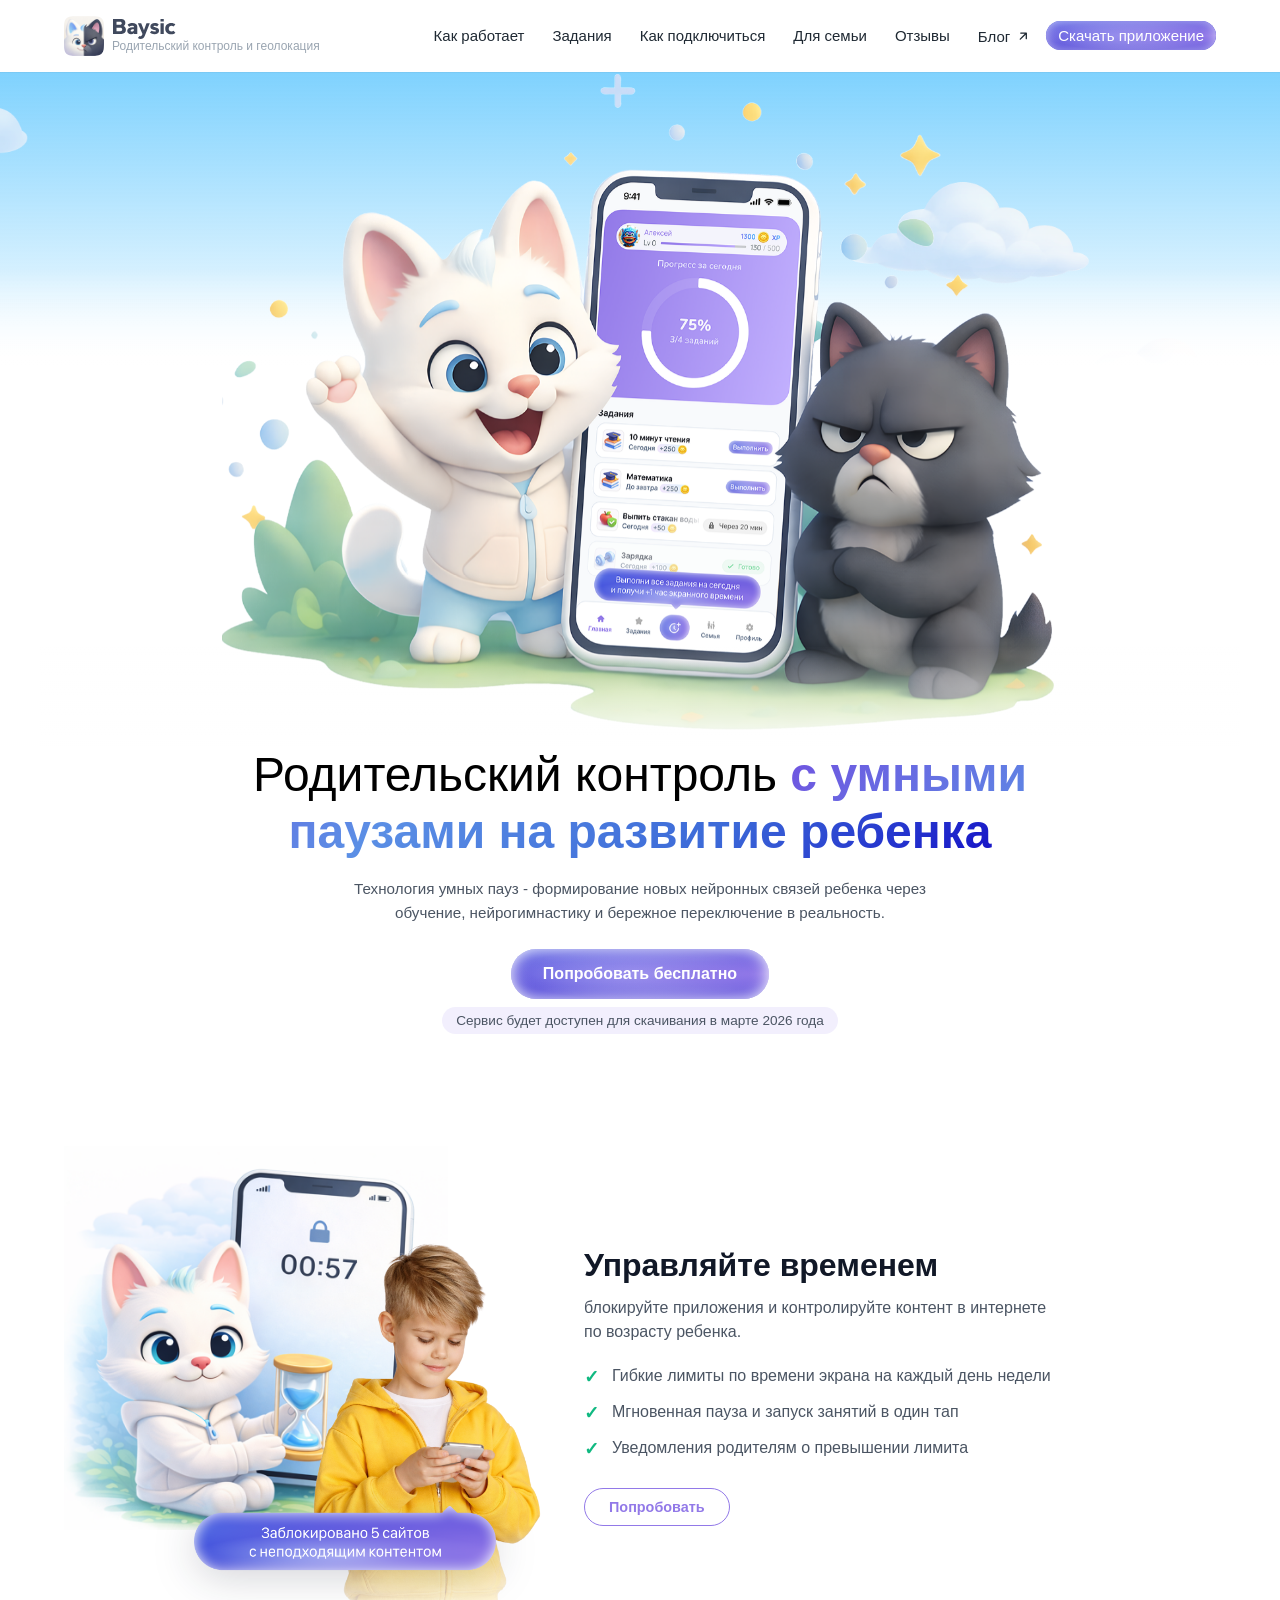
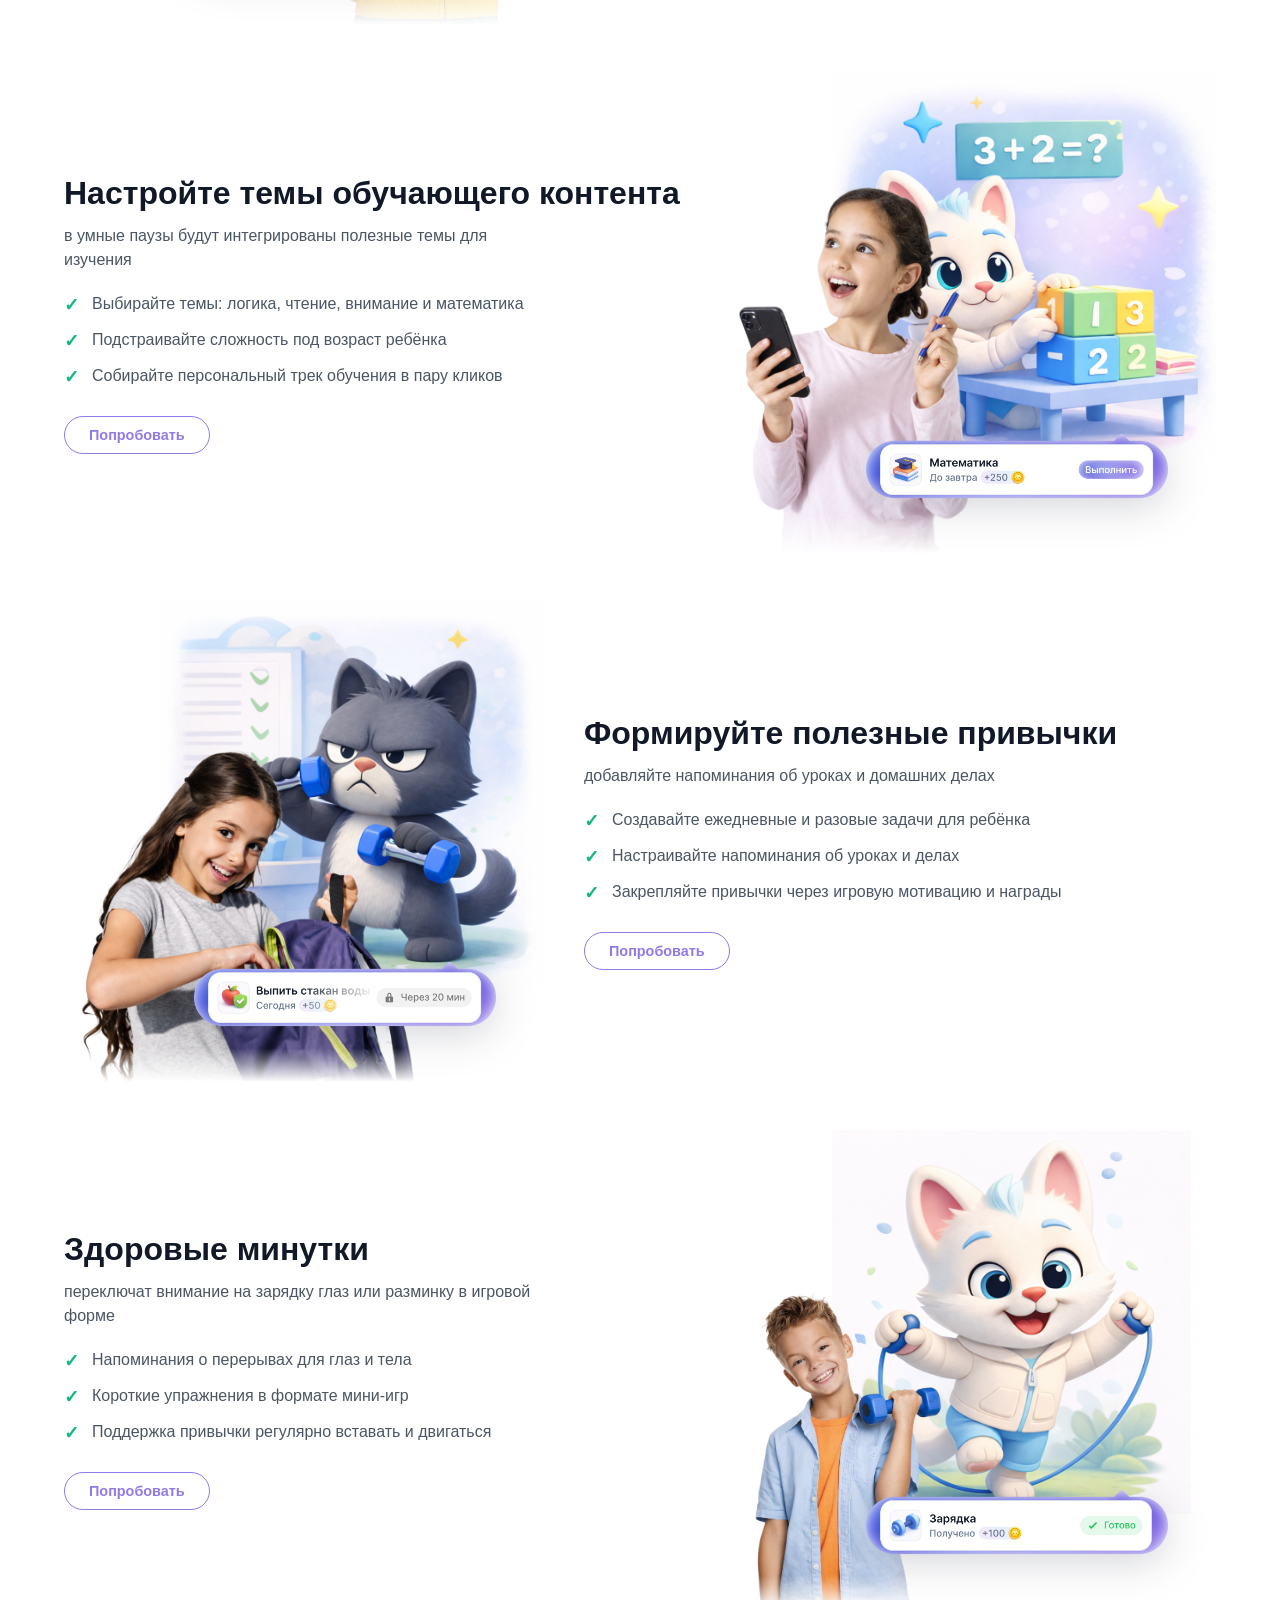
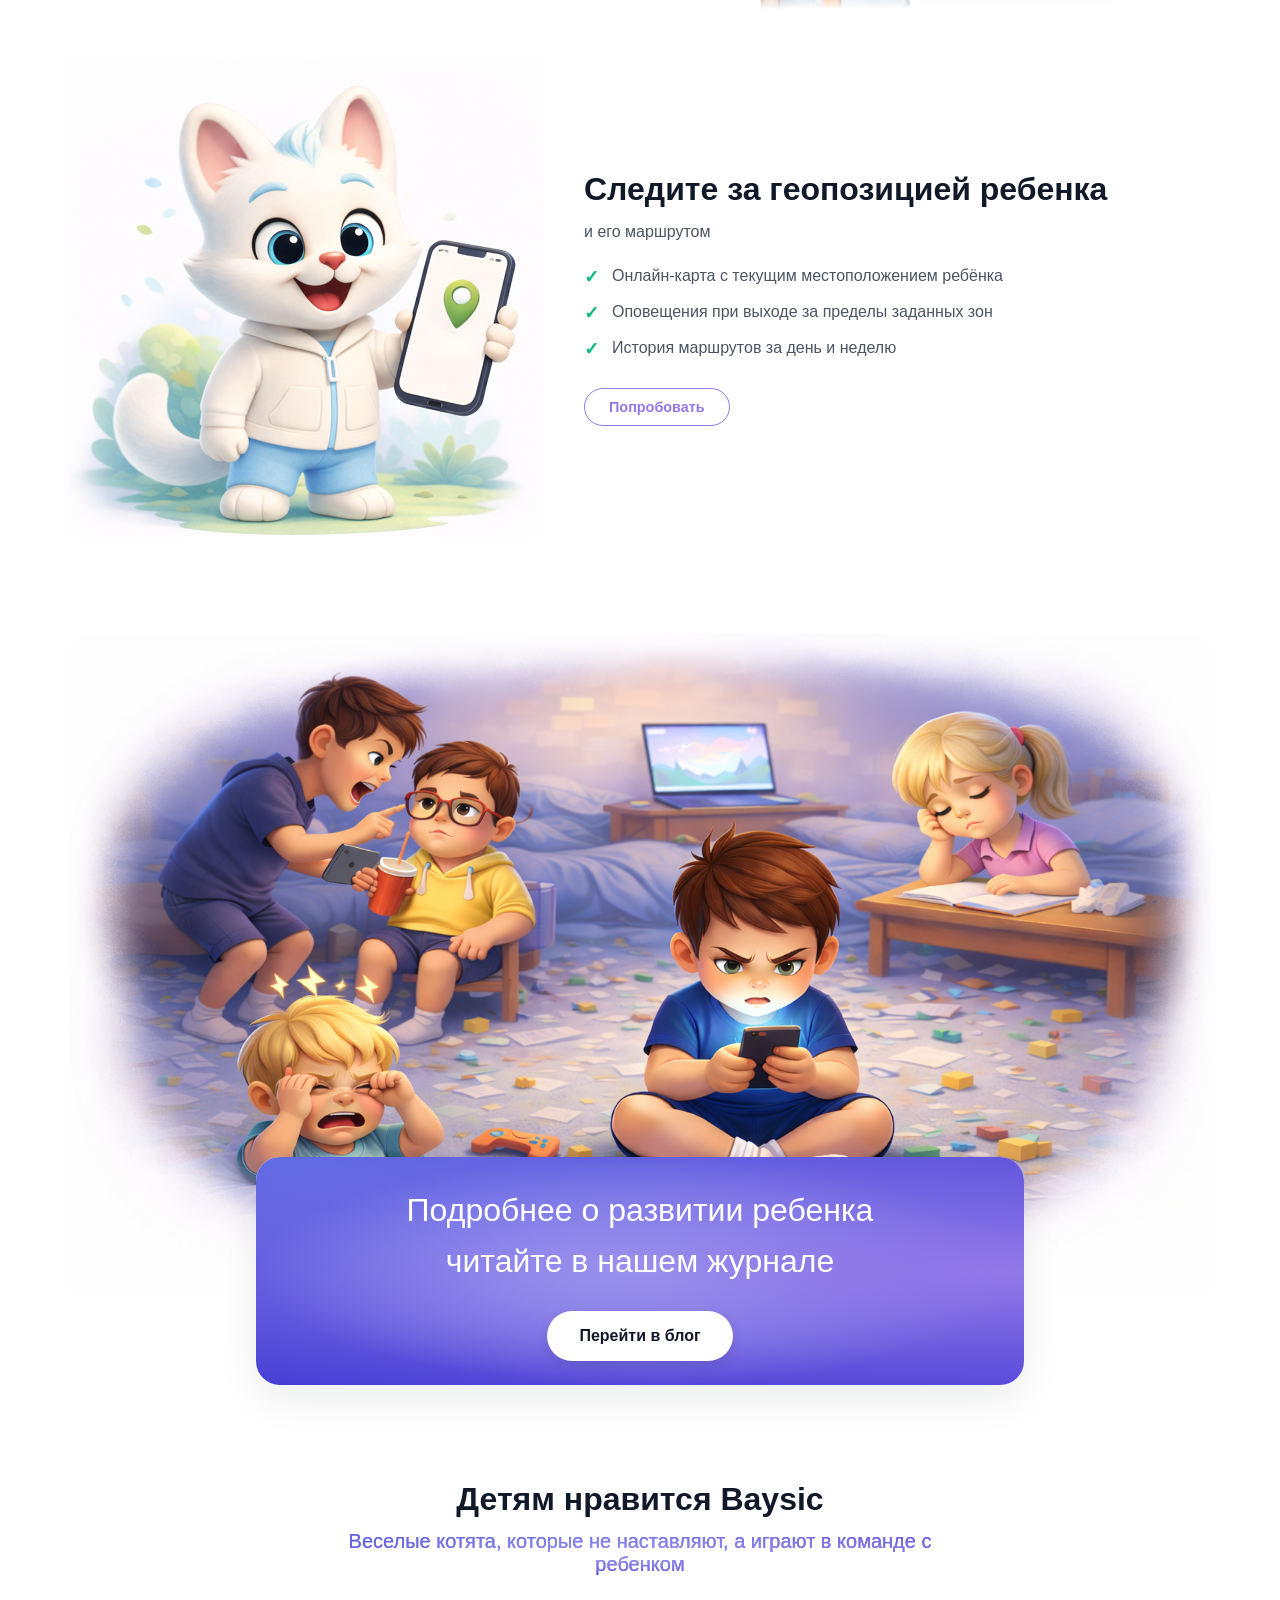
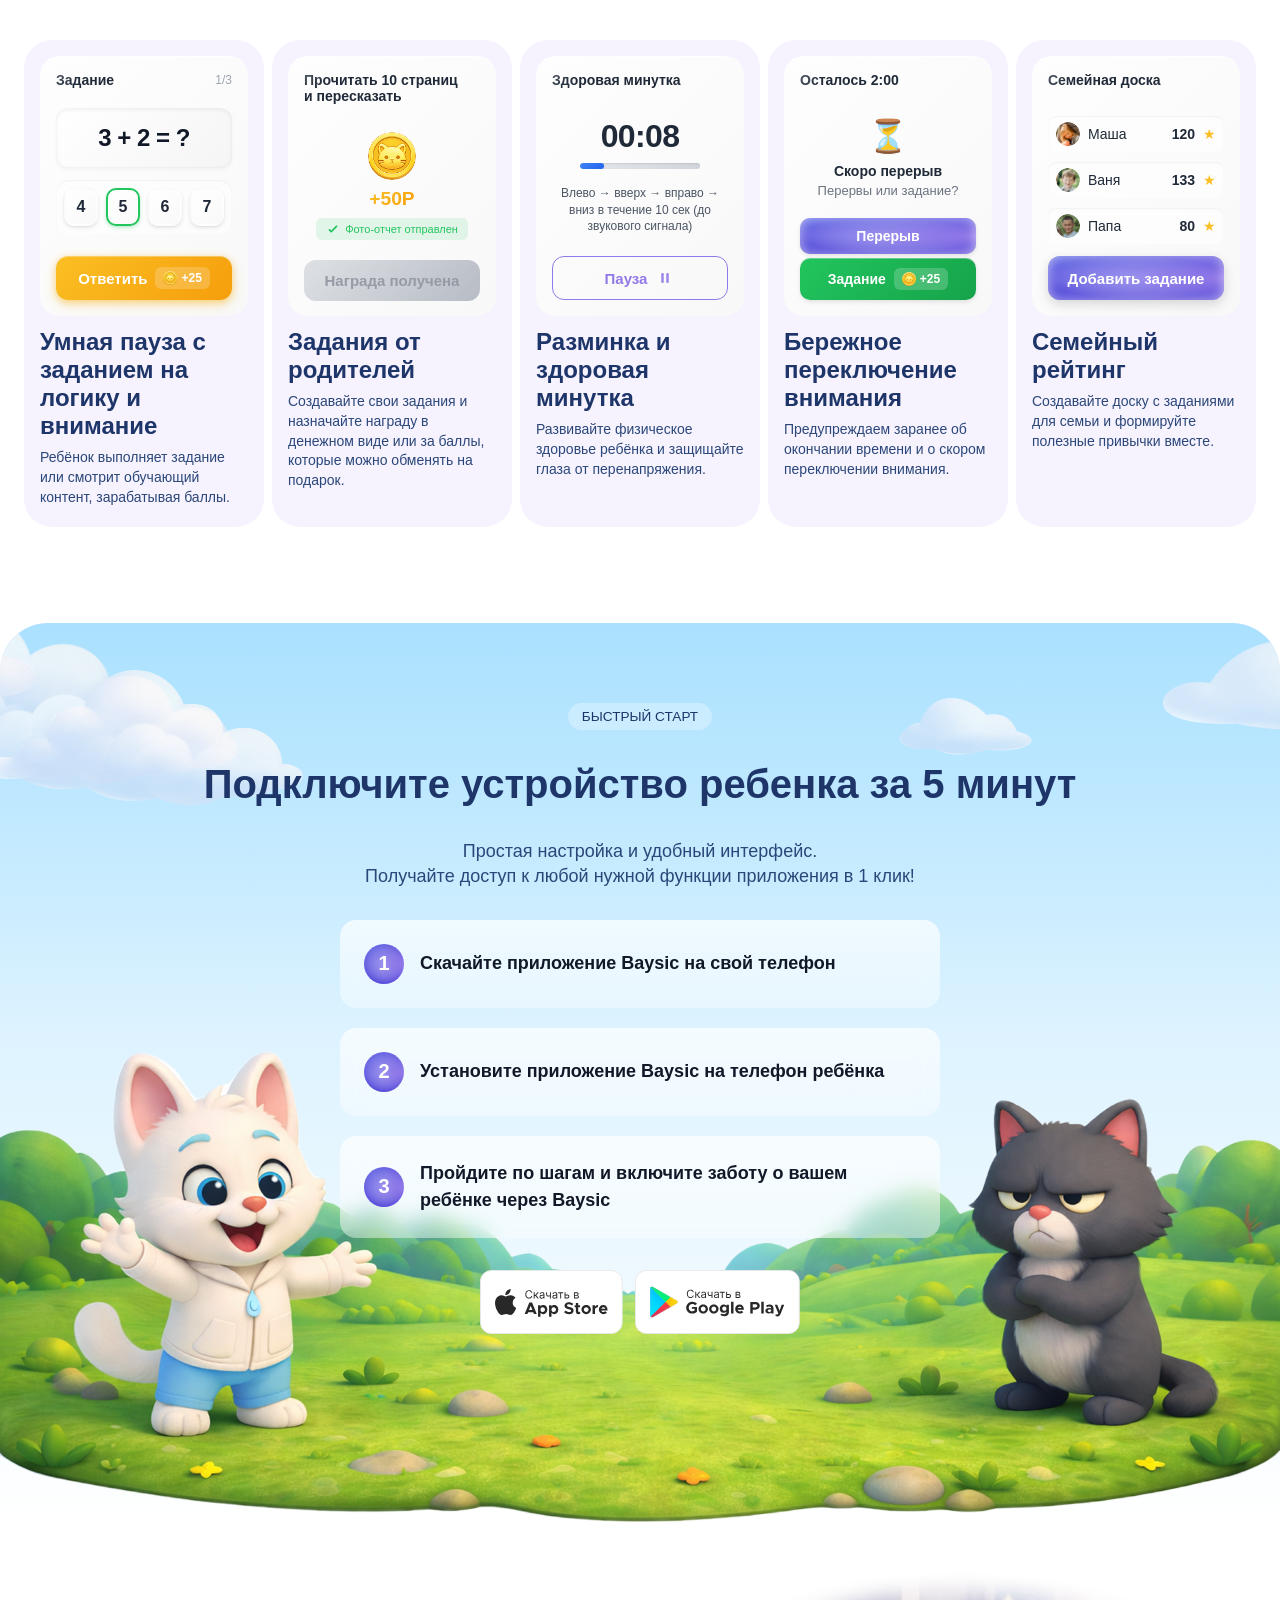
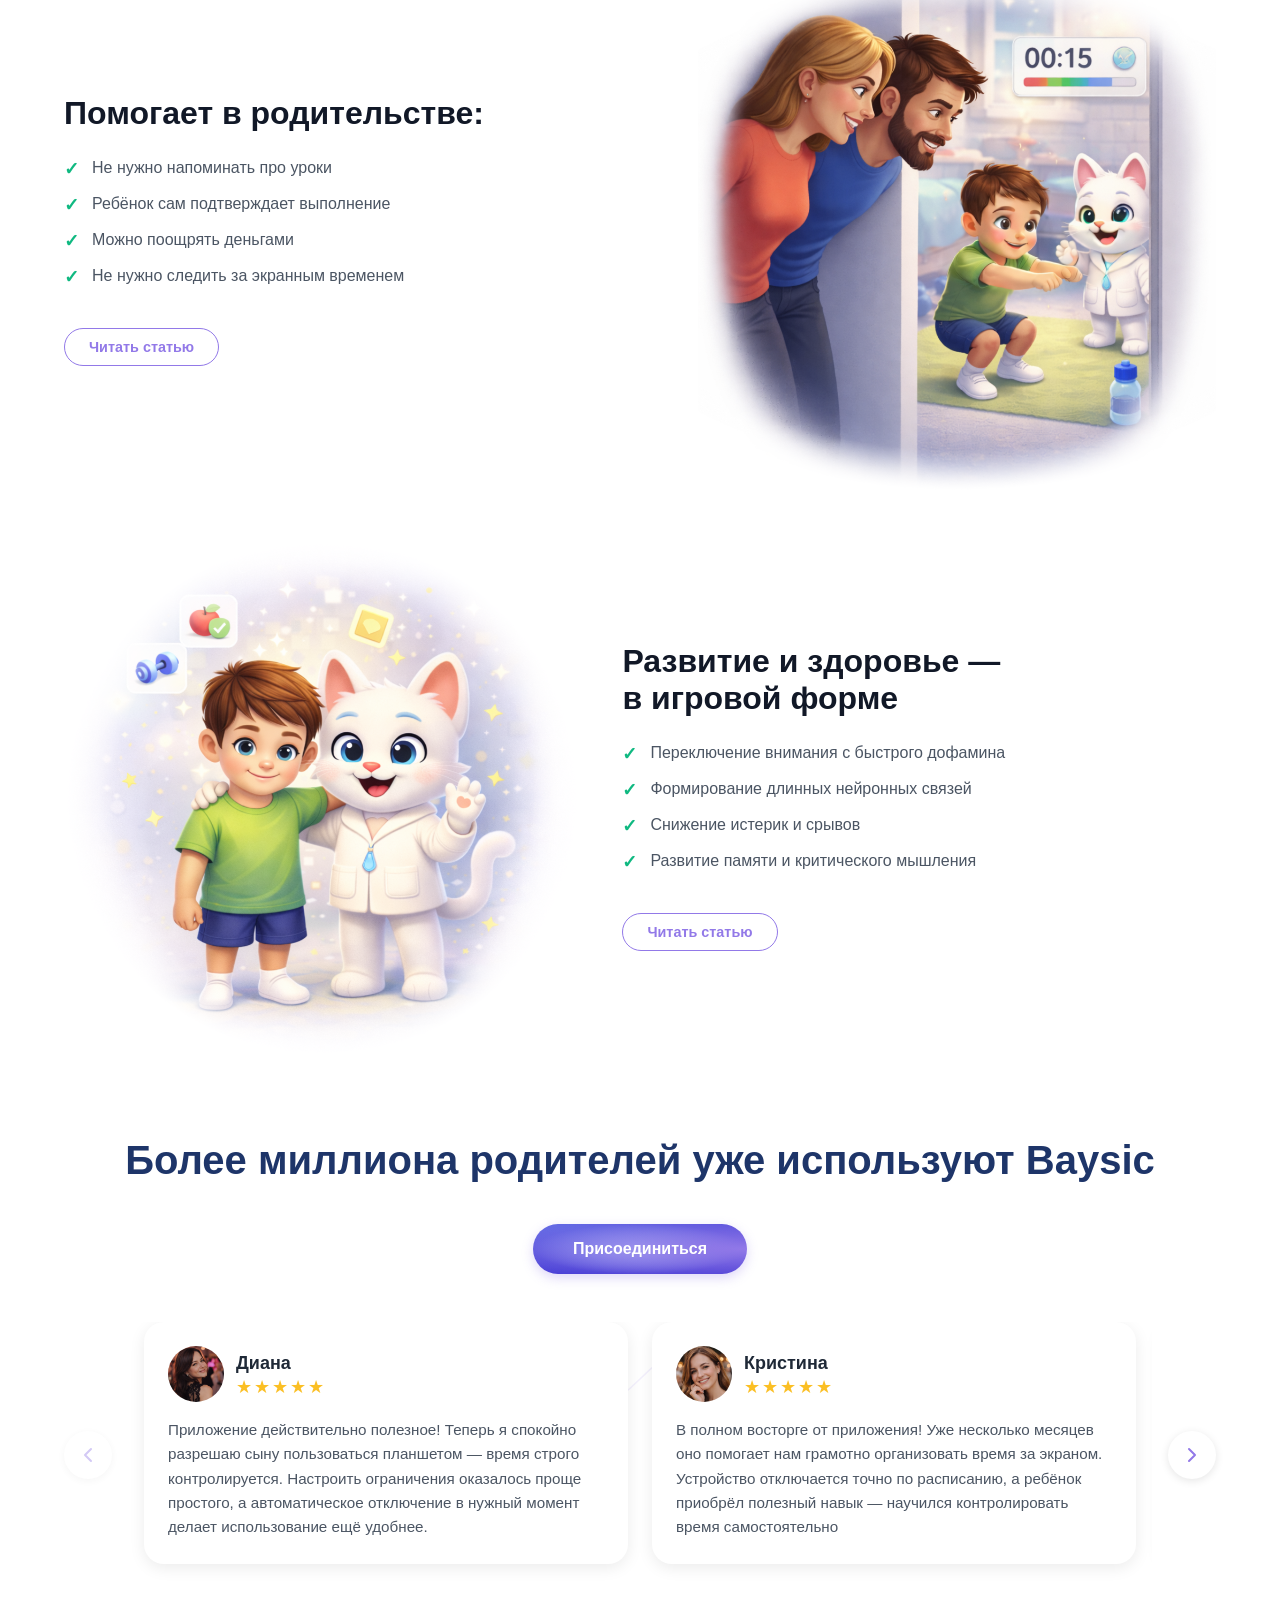
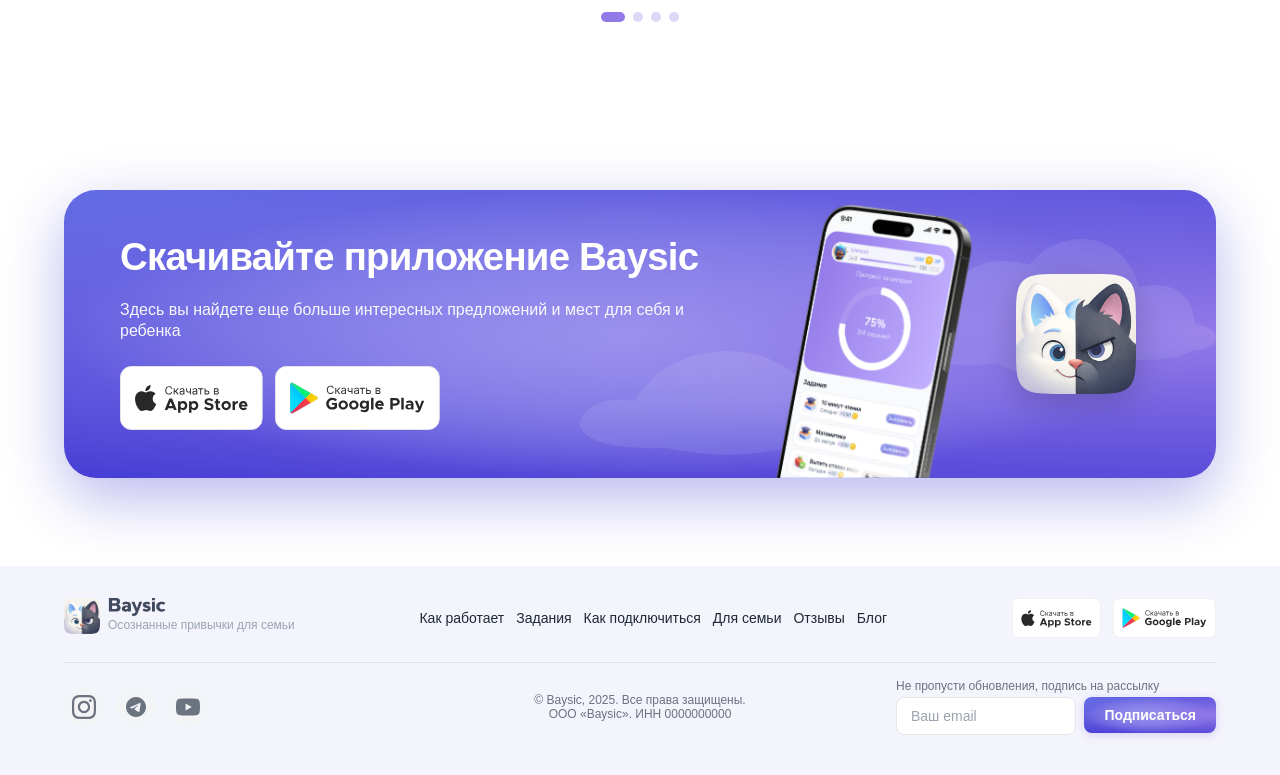
<file: index.html>
<!DOCTYPE html>
<html lang="ru">
<head>
    <meta charset="UTF-8">
    <meta name="viewport" content="width=device-width, initial-scale=1.0">
    <title>Baysic</title>
    <link rel="stylesheet" href="styles.css">
    <script defer src="script.js"></script>
</head>
<body>
    <header class="site-header">
        <div class="header-inner">
            <a href="#" class="header-logo">
                <img src="img/logo-sign.svg" alt="Baysic Icon" class="header-logo-sign">
                <div class="header-logo-text-block">
                    <img src="img/logo-text.svg" alt="Baysic Logo" class="header-logo-text">
                    <div class="header-logo-descriptor">Родительский контроль и геолокация</div>
                </div>
            </a>
            <nav class="header-nav">
                <button class="header-menu-toggle" aria-label="Открыть меню">
                    <img src="img/ui-icons/menu.svg" alt="Меню" class="header-menu-icon header-menu-icon--menu">
                    <img src="img/ui-icons/close.svg" alt="Закрыть" class="header-menu-icon header-menu-icon--close">
                </button>
                <ul class="header-nav-list">
                    <li><a href="#how-it-works" class="header-nav-link">Как работает</a></li>
                    <li><a href="#tasks" class="header-nav-link">Задания</a></li>
                    <li><a href="#how-to-connect" class="header-nav-link">Как подключиться</a></li>
                    <li><a href="#why-works" class="header-nav-link">Для семьи</a></li>
                    <li><a href="#reviews" class="header-nav-link">Отзывы</a></li>
                    <li>
                        <a href="#blog" class="header-nav-link header-nav-blog">
                            Блог
                            <img src="img/ui-icons/link.svg" alt="Ссылка на блог" class="header-nav-blog-icon">
                        </a>
                    </li>
                    <li>
                        <a href="#download" class="header-nav-link header-nav-cta">Скачать приложение</a>
                    </li>
                </ul>
            </nav>
        </div>
    </header>

    <button class="floating-to-top" aria-label="Наверх">
        <img src="img/ui-icons/arrow-up.svg" alt="Наверх" class="floating-to-top-icon">
    </button>

    <section class="hero">
        <div class="hero-wrapper">
            <div class="hero-container">
                <div class="hero-image" data-parallax>
                    <div class="hero-clouds">
                        <img src="img/hero-decor/cloud-xl.png" alt="" class="hero-cloud hero-cloud-xl">
                        <img src="img/hero-decor/cloud-l.png" alt="" class="hero-cloud hero-cloud-l">
                        <img src="img/hero-decor/cloud-m.png" alt="" class="hero-cloud hero-cloud-m">
                        <img src="img/hero-decor/cloud-s.png" alt="" class="hero-cloud hero-cloud-s hero-cloud-s-1">
                        <img src="img/hero-decor/cloud-s.png" alt="" class="hero-cloud hero-cloud-s hero-cloud-s-2">
                        <img src="img/hero-decor/cloud-xs.png" alt="" class="hero-cloud hero-cloud-xs hero-cloud-xs-1">
                        <img src="img/hero-decor/cloud-xs.png" alt="" class="hero-cloud hero-cloud-xs hero-cloud-xs-2">
                    </div>
                    <img src="img/hero-img.png" alt="Hero Image">
                </div>
                <div class="hero-content">
                    <div class="hero-overlay"></div>
                    <h1 class="hero-title">Родительский контроль <span class="hero-title-accent">с умными паузами на развитие ребенка</span></h1>
                    <p class="hero-description">Технология умных пауз -  формирование новых нейронных связей ребенка через обучение, нейрогимнастику и бережное переключение в реальность.</p>
                    <div class="hero-meta-row">
                        <div class="hero-cta">
                            <button class="cta-button">Попробовать бесплатно</button>
                        </div>
                        <div class="hero-badge">
                            Сервис будет доступен для скачивания в марте 2026 года
                        </div>
                    </div>
                </div>
            </div>
        </div>
    </section>

    <section class="control-intro control-intro--lock" id="how-it-works">
        <div class="control-intro-inner">
            <div class="control-intro-media">
                <img src="img/about-img/a1-lock-big.png" alt="Родительский контроль" class="control-intro-image control-intro-image--lock">
                <img src="img/about-img/k1.png" alt="Родительский контроль — детальный экран" class="control-intro-sticker">
                <img src="img/about-img/a1-lock-tooltip.png" alt="Подсказка умной паузы" class="control-intro-tooltip">
            </div>
            <div class="control-intro-content">
                <h2 class="control-intro-title">Управляйте временем</h2>
                <p class="control-intro-text">блокируйте приложения и контролируйте контент в интернете по возрасту ребенка.</p>
                <ul class="control-feature-list">
                    <li>Гибкие лимиты по времени экрана на каждый день недели</li>
                    <li>Мгновенная пауза и запуск занятий в один тап</li>
                    <li>Уведомления родителям о превышении лимита</li>
                </ul>
                <div class="control-feature-action">
                    <button class="control-feature-button">Попробовать</button>
                </div>
            </div>
        </div>
    </section>

    <section class="control-intro control-intro--image-right control-intro--edu">
        <div class="control-intro-inner">
            <div class="control-intro-media">
                <img src="img/about-img/a2-edu-big.png" alt="Обучающий контент" class="control-intro-image control-intro-image--edu">
                <img src="img/about-img/k2.png" alt="Экран обучающего задания" class="control-intro-sticker control-intro-sticker--edu">
                <img src="img/about-img/a2-edu-tooltip.png" alt="Подсказка обучающего контента" class="control-intro-tooltip control-intro-tooltip--edu">
            </div>
            <div class="control-intro-content">
                <h2 class="control-intro-title">Настройте темы обучающего контента</h2>
                <p class="control-intro-text">в умные паузы будут интегрированы полезные темы для изучения</p>
                <ul class="control-feature-list">
                    <li>Выбирайте темы: логика, чтение, внимание и математика</li>
                    <li>Подстраивайте сложность под возраст ребёнка</li>
                    <li>Собирайте персональный трек обучения в пару кликов</li>
                </ul>
                <div class="control-feature-action">
                    <button class="control-feature-button">Попробовать</button>
                </div>
            </div>
        </div>
    </section>

    <section class="control-intro control-intro--hab">
        <div class="control-intro-inner">
            <div class="control-intro-media">
                <img src="img/about-img/a3-hab-big.png" alt="Полезные привычки" class="control-intro-image control-intro-image--hab">
                <img src="img/about-img/k3.png" alt="Экран задания по привычкам" class="control-intro-sticker control-intro-sticker--hab">
                <img src="img/about-img/a3-hab-tooltip.png" alt="Подсказка по привычкам" class="control-intro-tooltip control-intro-tooltip--hab">
            </div>
            <div class="control-intro-content">
                <h2 class="control-intro-title">Формируйте полезные привычки</h2>
                <p class="control-intro-text">добавляйте напоминания об уроках и домашних делах</p>
                <ul class="control-feature-list">
                    <li>Создавайте ежедневные и разовые задачи для ребёнка</li>
                    <li>Настраивайте напоминания об уроках и делах</li>
                    <li>Закрепляйте привычки через игровую мотивацию и награды</li>
                </ul>
                <div class="control-feature-action">
                    <button class="control-feature-button">Попробовать</button>
                </div>
            </div>
        </div>
    </section>

    <section class="control-intro control-intro--image-right control-intro--sport">
        <div class="control-intro-inner">
            <div class="control-intro-media">
                <img src="img/about-img/a4-sport-big.png" alt="Здоровые минутки" class="control-intro-image control-intro-image--sport">
                <img src="img/about-img/k4.png" alt="Экран здоровой минутки" class="control-intro-sticker control-intro-sticker--sport">
                <img src="img/about-img/a4-sport-tooltip.png" alt="Подсказка здоровой минутки" class="control-intro-tooltip control-intro-tooltip--sport">
            </div>
            <div class="control-intro-content">
                <h2 class="control-intro-title">Здоровые минутки</h2>
                <p class="control-intro-text">переключат внимание на зарядку глаз или разминку в игровой форме</p>
                <ul class="control-feature-list">
                    <li>Напоминания о перерывах для глаз и тела</li>
                    <li>Короткие упражнения в формате мини‑игр</li>
                    <li>Поддержка привычки регулярно вставать и двигаться</li>
                </ul>
                <div class="control-feature-action">
                    <button class="control-feature-button">Попробовать</button>
                </div>
            </div>
        </div>
    </section>

    <section class="control-intro">
        <div class="control-intro-inner">
            <div class="control-intro-media">
                <img src="img/about-img/a5-geo-big.png" alt="Геопозиция ребенка" class="control-intro-image">
            </div>
            <div class="control-intro-content">
                <h2 class="control-intro-title">Следите за геопозицией ребенка</h2>
                <p class="control-intro-text">и его маршрутом</p>
                <ul class="control-feature-list">
                    <li>Онлайн‑карта с текущим местоположением ребёнка</li>
                    <li>Оповещения при выходе за пределы заданных зон</li>
                    <li>История маршрутов за день и неделю</li>
                </ul>
                <div class="control-feature-action">
                    <button class="control-feature-button">Попробовать</button>
                </div>
            </div>
        </div>
    </section>

    <section class="about-problem">
        <div class="about-problem-inner">
            <div class="about-problem-media">
                <img src="img/about-img/problem.png" alt="Проблемы экранного времени" class="about-problem-image">
            </div>
            <article class="about-problem-article">
                <header class="about-problem-article-header">
                    <h2 class="about-problem-title">Почему контроль экрана без умных пауз не работает?</h2>
                </header>
                <div class="about-problem-article-body">
                    <div class="about-problem-summary">
                    <section class="about-problem-article-section">
                        <h4 class="about-problem-item-title">Раздражительность и срывы</h4>
                        <p class="about-problem-item-text">Резкое переключение с экрана на реальность вызывает у детей стресс, истерики, агрессию.</p>
                    </section>
                    <section class="about-problem-article-section">
                        <h4 class="about-problem-item-title">Проблемы с концентрацией</h4>
                        <p class="about-problem-item-text">Постоянный поток быстрой информации ослабляет способность сосредоточиться на уроках, чтении, играх.</p>
                    </section>
                    <section class="about-problem-article-section">
                        <h4 class="about-problem-item-title">Апатия и плохое настроение</h4>
                        <p class="about-problem-item-text">Виртуальный мир кажется ярче, реальный – скучнее, что снижает мотивацию и интерес к жизни.</p>
                    </section>
                    <section class="about-problem-article-section">
                        <h4 class="about-problem-item-title">Проблемы со здоровьем</h4>
                        <p class="about-problem-item-text">Риски для зрения (сухость, ухудшение) и лишний вес из-за малоподвижности и неправильного питания.</p>
                    </section>
                    </div>
                </div>
                <footer class="about-problem-cta">
                    <div class="about-problem-cta-inner">
                        <div class="about-problem-cta-main">
                            <div class="about-problem-article-intro">Подробнее о развитии ребенка <br> читайте в нашем журнале</div>
                            <button class="about-problem-cta-button" type="button">Перейти в блог</button>
                        </div>
                    </div>
                </footer>
            </article>
        </div>
    </section>

    <section class="about" id="tasks">
        <div class="about-inner">
            <h2 class="about-section-title">Детям нравится Baysic</h2>
            <p class="about-section-description">Веселые котята, которые не наставляют, а играют в команде с ребенком</p>
            <div class="about-cards">
                <article class="about-card">
                    <div class="about-card-ui-preview">
                        <div class="task-card">
                            <div class="task-card-header">
                                <span class="task-card-label">Задание</span>
                                <span class="task-card-progress">1/3</span>
                            </div>
                            <div class="task-card-question">
                                <span class="task-question-text">3 + 2 = ?</span>
                            </div>
                            <div class="task-card-answers">
                                <button class="task-answer"><span class="task-answer-text">4</span></button>
                                <button class="task-answer task-answer--correct"><span class="task-answer-text">5</span></button>
                                <button class="task-answer"><span class="task-answer-text">6</span></button>
                                <button class="task-answer"><span class="task-answer-text">7</span></button>
                            </div>
                            <button class="task-submit-button">
                                <span>Ответить</span>
                                <div class="task-submit-reward">
                                    <img src="img/about-img/coin.png" alt="Монета" class="task-submit-reward-icon">
                                    <span class="task-submit-reward-text">+25</span>
                                </div>
                            </button>
                        </div>
                    </div>
                    <h3 class="about-card-title">Умная пауза с заданием на логику и внимание</h3>
                    <p class="about-card-text">Ребёнок выполняет задание или смотрит обучающий контент, зарабатывая баллы.</p>
                </article>
                <article class="about-card">
                    <div class="about-card-ui-preview">
                        <div class="task-card">
                            <div class="task-card-header">
                                <span class="task-card-label">Прочитать 10 страниц  <br>и пересказать</span>
                            </div>
                            <div class="task-card-content">
                                <div class="task-rewards-combined">
                                    <div class="task-reward-item">
                                        <div class="task-reward-coin-wrapper">
                                            <img src="img/about-img/coin.png" alt="Монета" class="task-reward-icon task-reward-icon--coin">
                                            <div class="task-reward-coin-shimmer"></div>
                                        </div>
                                        <span class="task-reward-text">+50Р</span>
                                    </div>
                                    <div class="task-reward-item task-reward-item--info">
                                        <img src="img/ui-icons/check.svg" alt="" class="task-reward-info-icon">
                                        <span class="task-reward-info-text">Фото-отчет отправлен</span>
                                    </div>
                                </div>
                            </div>
                            <button class="task-submit-button" disabled>
                                <span>Награда получена</span>
                            </button>
                        </div>
                    </div>
                    <h3 class="about-card-title">Задания от родителей</h3>
                    <p class="about-card-text">Создавайте свои задания и назначайте награду в денежном виде или за баллы, которые можно обменять на подарок.</p>
                </article>
                <article class="about-card">
                    <div class="about-card-ui-preview">
                        <div class="task-card">
                            <div class="task-card-header">
                                <span class="task-card-label">Здоровая минутка</span>
                            </div>
                            <div class="task-card-content task-card-content--exercise">
                                <div class="exercise-timer-container">
                                    <div class="exercise-timer">
                                        <span class="timer-text">00:08</span>
                                    </div>
                                    <div class="exercise-progress">
                                        <div class="exercise-progress-track">
                                            <div class="exercise-progress-fill">
                                                <div class="exercise-progress-shimmer"></div>
                                            </div>
                                        </div>
                                    </div>
                                </div>
                                <p class="exercise-descriptor">Влево → вверх → вправо → вниз в течение 10 сек (до звукового сигнала)</p>
                            </div>
                            <button class="task-submit-button task-submit-button--outline">
                                <span>Пауза</span>
                                <svg class="task-submit-icon" width="20" height="20" viewBox="0 0 16 16" fill="none" xmlns="http://www.w3.org/2000/svg">
                                    <rect x="5" y="4" width="2" height="8" rx="1" fill="currentColor"/>
                                    <rect x="9" y="4" width="2" height="8" rx="1" fill="currentColor"/>
                                </svg>
                            </button>
                        </div>
                    </div>
                    <h3 class="about-card-title">Разминка и здоровая минутка</h3>
                    <p class="about-card-text">Развивайте физическое здоровье ребёнка и защищайте глаза от перенапряжения.</p>
                </article>
                <article class="about-card">
                    <div class="about-card-ui-preview">
                        <div class="task-card">
                            <div class="task-card-header">
                                <span class="task-card-label">Осталось 2:00</span>
                            </div>
                            <div class="task-card-content task-card-content--timer">
                                <div class="timer-center-icon">⏳</div>
                                <p class="timer-notification">Скоро перерыв</p>
                                <p class="timer-action">Перервы или задание?</p>
                            </div>
                            <div class="timer-buttons">
                                <button class="timer-button timer-button--break">Перерыв</button>
                                <button class="timer-button timer-button--task">
                                    <span>Задание</span>
                                    <div class="task-submit-reward">
                                        <img src="img/about-img/coin.png" alt="Монета" class="task-submit-reward-icon">
                                        <span class="task-submit-reward-text">+25</span>
                                    </div>
                                </button>
                            </div>
                        </div>
                    </div>
                    <h3 class="about-card-title">Бережное переключение внимания</h3>
                    <p class="about-card-text">Предупреждаем заранее об окончании времени и о скором переключении внимания.</p>
                </article>
                <article class="about-card">
                    <div class="about-card-ui-preview">
                        <div class="task-card">
                            <div class="task-card-header">
                                <span class="task-card-label">Семейная доска</span>
                            </div>
                            <div class="task-card-content task-card-content--family">
                                <div class="family-list">
                                    <div class="family-member family-member--masha">
                                        <img src="img/about-img/masha.png" alt="Маша" class="family-member-icon">
                                        <span class="family-member-name">Маша</span>
                                        <span class="family-member-score">120</span>
                                        <span class="family-member-star">★</span>
                                    </div>
                                    <div class="family-member family-member--vanya">
                                        <img src="img/about-img/ivan.png" alt="Ваня" class="family-member-icon">
                                        <span class="family-member-name">Ваня</span>
                                        <span class="family-member-score family-member-score--vanya">95</span>
                                        <span class="family-member-star">★</span>
                                    </div>
                                    <div class="family-member family-member--papa">
                                        <img src="img/about-img/dad.png" alt="Папа" class="family-member-icon">
                                        <span class="family-member-name">Папа</span>
                                        <span class="family-member-score">80</span>
                                        <span class="family-member-star">★</span>
                                    </div>
                                </div>
                            </div>
                            <button class="task-submit-button task-submit-button--purple">
                                <span>Добавить задание</span>
                            </button>
                        </div>
                    </div>
                    <h3 class="about-card-title">Семейный рейтинг</h3>
                    <p class="about-card-text">Создавайте доску с заданиями для семьи и формируйте полезные привычки вместе.</p>
                </article>
            </div>
        </div>
    </section>

    <section class="about-dec" id="how-to-connect">
        <div class="about-dec-clouds">
            <img src="img/hero-decor/cloud-xl.png" alt="" class="about-dec-cloud about-dec-cloud-xl">
            <img src="img/hero-decor/cloud-l.png" alt="" class="about-dec-cloud about-dec-cloud-l">
            <img src="img/hero-decor/cloud-m.png" alt="" class="about-dec-cloud about-dec-cloud-m">
            <img src="img/hero-decor/cloud-s.png" alt="" class="about-dec-cloud about-dec-cloud-s about-dec-cloud-s-1">
            <img src="img/hero-decor/cloud-s.png" alt="" class="about-dec-cloud about-dec-cloud-s about-dec-cloud-s-2">
            <img src="img/hero-decor/cloud-xs.png" alt="" class="about-dec-cloud about-dec-cloud-xs about-dec-cloud-xs-1">
            <img src="img/hero-decor/cloud-xs.png" alt="" class="about-dec-cloud about-dec-cloud-xs about-dec-cloud-xs-2">
        </div>
        <div class="about-dec-bg">
            <img src="img/steps/steps-footer.png" alt="" class="about-dec-footer-image">
        </div>
        <div class="about-dec-inner">
            <div class="about-dec-badge">БЫСТРЫЙ СТАРТ</div>
            <h2 class="about-dec-title">Подключите устройство ребенка за 5 минут</h2>
            <p class="about-dec-subtitle">Простая настройка и удобный интерфейс. <br> Получайте доступ к любой нужной функции приложения в 1 клик!</p>
            <div class="about-dec-steps">
                <div class="about-dec-step">
                    <div class="about-dec-step-badge">1</div>
                    <div class="about-dec-step-content">
                        <h3 class="about-dec-step-title">Скачайте приложение Baysic на свой телефон</h3>
                    </div>
                </div>
                <div class="about-dec-step">
                    <div class="about-dec-step-badge">2</div>
                    <div class="about-dec-step-content">
                        <h3 class="about-dec-step-title">Установите приложение Baysic на телефон ребёнка</h3>
                    </div>
                </div>
                <div class="about-dec-step">
                    <div class="about-dec-step-badge">3</div>
                    <div class="about-dec-step-content">
                        <h3 class="about-dec-step-title">Пройдите по шагам и включите заботу о вашем ребёнке через Baysic</h3>
                    </div>
                </div>
            </div>
            <div class="about-dec-buttons">
                <a href="#" class="about-dec-button">
                    <img src="img/store-badges/app-store.svg" alt="Скачать в App Store">
                </a>
                <a href="#" class="about-dec-button">
                    <img src="img/store-badges/google-play.svg" alt="Скачать в Google Play">
                </a>
            </div>
        </div>
    </section>

    <section class="why-works" id="why-works">
        <div class="why-works-inner">
            <div class="why-works-content">
                <h2 class="why-works-title">Помогает в родительстве:</h2>
                <ul class="why-works-list">
                    <li>Не нужно напоминать про уроки</li>
                    <li>Ребёнок сам подтверждает выполнение</li>
                    <li>Можно поощрять деньгами</li>
                    <li>Не нужно следить за экранным временем</li>
                </ul>
                <a href="#" class="why-works-button">Читать статью</a>
            </div>
            <div class="why-works-media">
                <img src="img/about-img/solution-2.png" alt="Развитие и здоровье" class="why-works-image">
            </div>
        </div>
    </section>

    <section class="why-works why-works--reversed">
        <div class="why-works-inner">
            <div class="why-works-media">
                <img src="img/about-img/solution.png" alt="Развитие и здоровье" class="why-works-image">
            </div>
            <div class="why-works-content">
                <h2 class="why-works-title">Развитие и здоровье — <br> в игровой форме</h2>
                <ul class="why-works-list">
                    <li>Переключение внимания с быстрого дофамина</li>
                    <li>Формирование длинных нейронных связей</li>
                    <li>Снижение истерик и срывов</li>
                    <li>Развитие памяти и критического мышления</li>
                </ul>
                <a href="#" class="why-works-button">Читать статью</a>
            </div>
        </div>
    </section>

    <section class="reviews" id="reviews">
        <div class="reviews-inner">
            <h2 class="reviews-title">Более миллиона родителей уже используют Baysic</h2>
            
            <div class="reviews-map-bg">
                <!-- Декоративная карта мира с аватарами будет добавлена через CSS/фон -->
            </div>

            <button class="reviews-cta-button">Присоединиться</button>

            <div class="reviews-slider-wrapper">
                <button class="reviews-nav-button reviews-nav-button--prev" aria-label="Предыдущий отзыв">
                    <svg width="24" height="24" viewBox="0 0 24 24" fill="none" xmlns="http://www.w3.org/2000/svg">
                        <path d="M15 18L9 12L15 6" stroke="currentColor" stroke-width="2" stroke-linecap="round" stroke-linejoin="round"/>
                    </svg>
                </button>
                
                <div class="reviews-slider">
                    <div class="reviews-slider-track">
                        <div class="review-card">
                            <div class="review-card-header">
                                <div class="review-card-avatar">
                                    <img src="img/about-img/diana.png" alt="Диана" class="review-avatar-img">
                                </div>
                                <div class="review-card-info">
                                    <h3 class="review-card-name">Диана</h3>
                                    <div class="review-card-stars">
                                        <span class="star star--filled">★</span>
                                        <span class="star star--filled">★</span>
                                        <span class="star star--filled">★</span>
                                        <span class="star star--filled">★</span>
                                        <span class="star star--filled">★</span>
                                    </div>
                                </div>
                            </div>
                            <p class="review-card-text">Приложение действительно полезное! Теперь я спокойно разрешаю сыну пользоваться планшетом — время строго контролируется. Настроить ограничения оказалось проще простого, а автоматическое отключение в нужный момент делает использование ещё удобнее.</p>
                        </div>

                        <div class="review-card">
                            <div class="review-card-header">
                                <div class="review-card-avatar">
                                    <img src="img/about-img/kris.png" alt="Кристина" class="review-avatar-img">
                                </div>
                                <div class="review-card-info">
                                    <h3 class="review-card-name">Кристина</h3>
                                    <div class="review-card-stars">
                                        <span class="star star--filled">★</span>
                                        <span class="star star--filled">★</span>
                                        <span class="star star--filled">★</span>
                                        <span class="star star--filled">★</span>
                                        <span class="star star--filled">★</span>
                                    </div>
                                </div>
                            </div>
                            <p class="review-card-text">В полном восторге от приложения! Уже несколько месяцев оно помогает нам грамотно организовать время за экраном. Устройство отключается точно по расписанию, а ребёнок приобрёл полезный навык — научился контролировать время самостоятельно</p>
                        </div>

                        <div class="review-card">
                            <div class="review-card-header">
                                <div class="review-card-avatar">
                                    <img src="img/about-img/dan.png" alt="Данил" class="review-avatar-img">
                                </div>
                                <div class="review-card-info">
                                    <h3 class="review-card-name">Данил</h3>
                                    <div class="review-card-stars">
                                        <span class="star star--filled">★</span>
                                        <span class="star star--filled">★</span>
                                        <span class="star star--filled">★</span>
                                        <span class="star star--filled">★</span>
                                        <span class="star star--filled">★</span>
                                    </div>
                                </div>
                            </div>
                            <p class="review-card-text">Долго искал способ уберечь детей от ночных посиделок с телефоном — и наконец нашёл! Приложение автоматически блокирует игры, и теперь никаких споров перед сном. Настоящая находка для родителей!</p>
                        </div>

                        <div class="review-card">
                            <div class="review-card-header">
                                <div class="review-card-avatar">
                                    <img src="img/about-img/nata.png" alt="Наталья" class="review-avatar-img">
                                </div>
                                <div class="review-card-info">
                                    <h3 class="review-card-name">Наталья</h3>
                                    <div class="review-card-stars">
                                        <span class="star star--filled">★</span>
                                        <span class="star star--filled">★</span>
                                        <span class="star star--filled">★</span>
                                        <span class="star star--filled">★</span>
                                        <span class="star star--filled">★</span>
                                    </div>
                                </div>
                            </div>
                            <p class="review-card-text">Очень довольна этим приложением! После того как установила ограничения на YouTube и игры, сын стал гораздо активнее заниматься учёбой. Действительно работает — советую опробовать!</p>
                        </div>

                        <div class="review-card">
                            <div class="review-card-header">
                                <div class="review-card-avatar">
                                    <img src="img/about-img/tanya.png" alt="Татьяна" class="review-avatar-img">
                                </div>
                                <div class="review-card-info">
                                    <h3 class="review-card-name">Татьяна</h3>
                                    <div class="review-card-stars">
                                        <span class="star star--filled">★</span>
                                        <span class="star star--filled">★</span>
                                        <span class="star star--filled">★</span>
                                        <span class="star star--filled">★</span>
                                        <span class="star star--filled">★</span>
                                    </div>
                                </div>
                            </div>
                            <p class="review-card-text">Приложение оказалось невероятно практичным: теперь у меня есть возможность отслеживать интернет‑активность дочки и регулировать время, проводимое в соцсетях. Выражаю искреннюю благодарность!</p>
                        </div>
                    </div>
                </div>

                <button class="reviews-nav-button reviews-nav-button--next" aria-label="Следующий отзыв">
                    <svg width="24" height="24" viewBox="0 0 24 24" fill="none" xmlns="http://www.w3.org/2000/svg">
                        <path d="M9 18L15 12L9 6" stroke="currentColor" stroke-width="2" stroke-linecap="round" stroke-linejoin="round"/>
                    </svg>
                </button>
            </div>

            <div class="reviews-pagination">
                <button class="reviews-pagination-dot reviews-pagination-dot--active" aria-label="Отзыв 1"></button>
                <button class="reviews-pagination-dot" aria-label="Отзыв 2"></button>
                <button class="reviews-pagination-dot" aria-label="Отзыв 3"></button>
                <button class="reviews-pagination-dot" aria-label="Отзыв 4"></button>
                <button class="reviews-pagination-dot" aria-label="Отзыв 5"></button>
            </div>
        </div>
    </section>

    <section class="download-banner">
        <div class="download-banner-inner">
            <div class="download-banner-content">
                <div class="download-banner-clouds">
                    <img src="img/hero-decor/cloud-m.png" alt="" class="download-banner-cloud download-banner-cloud-m">
                    <img src="img/hero-decor/cloud-s.png" alt="" class="download-banner-cloud download-banner-cloud-s">
                    <img src="img/iphone.png" alt="iPhone" class="download-banner-iphone">
                </div>
                <div class="download-banner-text">
                    <h2 class="download-banner-title">Скачивайте приложение Baysic</h2>
                    <p class="download-banner-subtitle">Здесь вы найдете еще больше интересных предложений и мест для себя и ребенка</p>
                    <div class="download-banner-buttons">
                        <a href="#" class="download-banner-button">
                            <img src="img/store-badges/app-store.svg" alt="Скачать в App Store">
                        </a>
                        <a href="#" class="download-banner-button">
                            <img src="img/store-badges/google-play.svg" alt="Скачать в Google Play">
                        </a>
                    </div>
                </div>
                <div class="download-banner-icon-wrapper">
                    <img src="img/logo-sign.svg" alt="Baysic" class="download-banner-icon">
                </div>
            </div>
        </div>
    </section>

    <footer class="site-footer">
        <div class="footer-inner">
            <div class="footer-top">
                <div class="footer-brand">
                    <a href="#" class="footer-logo">
                        <img src="img/logo-sign.svg" alt="Baysic Icon" class="footer-logo-sign">
                        <div class="footer-logo-text-block">
                            <img src="img/logo-text.svg" alt="Baysic Logo" class="footer-logo-text">
                            <div class="footer-logo-descriptor">Осознанные привычки для семьи</div>
                        </div>
                    </a>
                </div>
                <nav class="footer-nav">
                    <a href="#how-it-works" class="footer-link">Как работает</a>
                    <a href="#tasks" class="footer-link">Задания</a>
                    <a href="#how-to-connect" class="footer-link">Как подключиться</a>
                    <a href="#why-works" class="footer-link">Для семьи</a>
                    <a href="#reviews" class="footer-link">Отзывы</a>
                    <a href="#blog" class="footer-link">Блог</a>
                </nav>
                <div class="footer-stores">
                    <a href="#" class="footer-store-link">
                        <img src="img/store-badges/app-store.svg" alt="Скачать в App Store">
                    </a>
                    <a href="#" class="footer-store-link">
                        <img src="img/store-badges/google-play.svg" alt="Скачать в Google Play">
                    </a>
                </div>
            </div>

            <div class="footer-bottom">
                <div class="footer-bottom-left">
                    <div class="footer-social">
                        <a href="#" class="footer-social-link" aria-label="Instagram">
                            <svg width="24" height="24" viewBox="0 0 24 24" fill="none" xmlns="http://www.w3.org/2000/svg">
                                <path d="M12 2.163c3.204 0 3.584.012 4.85.07 3.252.148 4.771 1.691 4.919 4.919.058 1.265.069 1.645.069 4.849 0 3.205-.012 3.584-.069 4.849-.149 3.225-1.664 4.771-4.919 4.919-1.266.058-1.644.07-4.85.07-3.204 0-3.584-.012-4.849-.07-3.26-.149-4.771-1.699-4.919-4.92-.058-1.265-.07-1.644-.07-4.849 0-3.204.013-3.583.07-4.849.149-3.227 1.664-4.771 4.919-4.919 1.266-.057 1.645-.069 4.849-.069zm0-2.163c-3.259 0-3.667.014-4.947.072-4.358.2-6.78 2.618-6.98 6.98-.059 1.281-.073 1.689-.073 4.948 0 3.259.014 3.668.072 4.948.2 4.358 2.618 6.78 6.98 6.98 1.281.058 1.689.072 4.948.072 3.259 0 3.668-.014 4.948-.072 4.354-.2 6.782-2.618 6.98-6.98.059-1.28.073-1.689.073-4.948 0-3.259-.014-3.667-.072-4.947-.196-4.354-2.617-6.78-6.98-6.98-1.281-.059-1.69-.073-4.949-.073zm0 5.838c-3.403 0-6.162 2.759-6.162 6.162s2.759 6.163 6.162 6.163 6.162-2.759 6.162-6.163c0-3.403-2.759-6.162-6.162-6.162zm0 10.162c-2.209 0-4-1.79-4-4 0-2.209 1.791-4 4-4s4 1.791 4 4c0 2.21-1.791 4-4 4zm6.406-11.845c-.796 0-1.441.645-1.441 1.44s.645 1.44 1.441 1.44c.795 0 1.439-.645 1.439-1.44s-.644-1.44-1.439-1.44z" fill="currentColor"/>
                            </svg>
                        </a>
                        <a href="#" class="footer-social-link" aria-label="Telegram">
                            <svg width="24" height="24" viewBox="0 0 24 24" fill="none" xmlns="http://www.w3.org/2000/svg">
                                <path d="M12 2C6.48 2 2 6.48 2 12s4.48 10 10 10 10-4.48 10-10S17.52 2 12 2zm4.64 6.8c-.15 1.58-.8 5.42-1.13 7.19-.14.75-.42 1-.68 1.03-.58.05-1.02-.38-1.58-.75-.88-.58-1.38-.94-2.23-1.5-.99-.65-.35-1.01.22-1.59.15-.15 2.71-2.48 2.76-2.69a.2.2 0 00-.05-.18c-.06-.05-.14-.03-.21-.02-.09.02-1.49.95-4.22 2.79-.4.27-.76.41-1.08.4-.36-.01-1.04-.2-1.55-.37-.63-.2-1.13-.31-1.09-.66.02-.18.27-.36.74-.55 2.92-1.27 4.86-2.11 5.83-2.51 2.78-1.16 3.35-1.36 3.73-1.36.08 0 .27.02.39.12.1.08.13.19.14.27-.01.06.01.24 0 .38z" fill="currentColor"/>
                            </svg>
                        </a>
                        <a href="#" class="footer-social-link" aria-label="YouTube">
                            <svg width="24" height="24" viewBox="0 0 24 24" fill="none" xmlns="http://www.w3.org/2000/svg">
                                <path d="M23.498 6.186a3.016 3.016 0 0 0-2.122-2.136C19.505 3.545 12 3.545 12 3.545s-7.505 0-9.377.505A3.017 3.017 0 0 0 .502 6.186C0 8.07 0 12 0 12s0 3.93.502 5.814a3.016 3.016 0 0 0 2.122 2.136c1.871.505 9.376.505 9.376.505s7.505 0 9.377-.505a3.015 3.015 0 0 0 2.122-2.136C24 15.93 24 12 24 12s0-3.93-.502-5.814zM9.545 15.568V8.432L15.818 12l-6.273 3.568z" fill="currentColor"/>
                            </svg>
                        </a>
                    </div>
                </div>
                <div class="footer-bottom-center footer-legal">
                    <p class="footer-legal-text">© Baysic, 2025. Все права защищены.</p>
                    <p class="footer-legal-text">ООО «Baysic». ИНН 0000000000</p>
                </div>
                <div class="footer-bottom-right">
                    <div class="footer-subscribe">
                        <h3 class="footer-subscribe-title">Не пропусти обновления, подпись на рассылку</h3>
                        <form class="footer-subscribe-form">
                            <input type="email" class="footer-subscribe-input" placeholder="Ваш email" required>
                            <button type="submit" class="footer-subscribe-button">Подписаться</button>
                        </form>
                    </div>
                </div>
            </div>
        </div>
    </footer>

    <!-- Modal -->
    <div class="modal-overlay" id="download-modal">
        <div class="modal-container">
            <button class="modal-close" aria-label="Закрыть модальное окно">
                <svg width="24" height="24" viewBox="0 0 24 24" fill="none" xmlns="http://www.w3.org/2000/svg">
                    <path d="M18 6L6 18M6 6L18 18" stroke="currentColor" stroke-width="2" stroke-linecap="round" stroke-linejoin="round"/>
                </svg>
            </button>
            <div class="modal-content">
                <h2 class="modal-title">Хочу узнать первым</h2>
                <p class="modal-description">Сервис будет доступен для скачивания в марте 2026 года. Подпишитесь на Email рассылку и мы оповестим вас о публикации</p>
                <form class="modal-form">
                    <input type="email" class="modal-input" placeholder="Ваш email" required>
                    <button type="submit" class="modal-submit-button">Подписаться</button>
                </form>
                <div class="modal-social">
                    <a href="#" class="modal-social-link" aria-label="Instagram">
                        <svg width="24" height="24" viewBox="0 0 24 24" fill="none" xmlns="http://www.w3.org/2000/svg">
                            <path d="M12 2.163c3.204 0 3.584.012 4.85.07 3.252.148 4.771 1.691 4.919 4.919.058 1.265.069 1.645.069 4.849 0 3.205-.012 3.584-.069 4.849-.149 3.225-1.664 4.771-4.919 4.919-1.266.058-1.644.07-4.85.07-3.204 0-3.584-.012-4.849-.07-3.26-.149-4.771-1.699-4.919-4.92-.058-1.265-.07-1.644-.07-4.849 0-3.204.013-3.583.07-4.849.149-3.227 1.664-4.771 4.919-4.919 1.266-.057 1.645-.069 4.849-.069zm0-2.163c-3.259 0-3.667.014-4.947.072-4.358.2-6.78 2.618-6.98 6.98-.059 1.281-.073 1.689-.073 4.948 0 3.259.014 3.668.072 4.948.2 4.358 2.618 6.78 6.98 6.98 1.281.058 1.689.072 4.948.072 3.259 0 3.668-.014 4.948-.072 4.354-.2 6.782-2.618 6.98-6.98.059-1.28.073-1.689.073-4.948 0-3.259-.014-3.667-.072-4.947-.196-4.354-2.617-6.78-6.98-6.98-1.281-.059-1.69-.073-4.949-.073zm0 5.838c-3.403 0-6.162 2.759-6.162 6.162s2.759 6.163 6.162 6.163 6.162-2.759 6.162-6.163c0-3.403-2.759-6.162-6.162-6.162zm0 10.162c-2.209 0-4-1.79-4-4 0-2.209 1.791-4 4-4s4 1.791 4 4c0 2.21-1.791 4-4 4zm6.406-11.845c-.796 0-1.441.645-1.441 1.44s.645 1.44 1.441 1.44c.795 0 1.439-.645 1.439-1.44s-.644-1.44-1.439-1.44z" fill="currentColor"/>
                        </svg>
                    </a>
                    <a href="#" class="modal-social-link" aria-label="Telegram">
                        <svg width="24" height="24" viewBox="0 0 24 24" fill="none" xmlns="http://www.w3.org/2000/svg">
                            <path d="M12 2C6.48 2 2 6.48 2 12s4.48 10 10 10 10-4.48 10-10S17.52 2 12 2zm4.64 6.8c-.15 1.58-.8 5.42-1.13 7.19-.14.75-.42 1-.68 1.03-.58.05-1.02-.38-1.58-.75-.88-.58-1.38-.94-2.23-1.5-.99-.65-.35-1.01.22-1.59.15-.15 2.71-2.48 2.76-2.69a.2.2 0 00-.05-.18c-.06-.05-.14-.03-.21-.02-.09.02-1.49.95-4.22 2.79-.4.27-.76.41-1.08.4-.36-.01-1.04-.2-1.55-.37-.63-.2-1.13-.31-1.09-.66.02-.18.27-.36.74-.55 2.92-1.27 4.86-2.11 5.83-2.51 2.78-1.16 3.35-1.36 3.73-1.36.08 0 .27.02.39.12.1.08.13.19.14.27-.01.06.01.24 0 .38z" fill="currentColor"/>
                        </svg>
                    </a>
                    <a href="#" class="modal-social-link" aria-label="YouTube">
                        <svg width="24" height="24" viewBox="0 0 24 24" fill="none" xmlns="http://www.w3.org/2000/svg">
                            <path d="M23.498 6.186a3.016 3.016 0 0 0-2.122-2.136C19.505 3.545 12 3.545 12 3.545s-7.505 0-9.377.505A3.017 3.017 0 0 0 .502 6.186C0 8.07 0 12 0 12s0 3.93.502 5.814a3.016 3.016 0 0 0 2.122 2.136c1.871.505 9.376.505 9.376.505s7.505 0 9.377-.505a3.015 3.015 0 0 0 2.122-2.136C24 15.93 24 12 24 12s0-3.93-.502-5.814zM9.545 15.568V8.432L15.818 12l-6.273 3.568z" fill="currentColor"/>
                        </svg>
                    </a>
                </div>
                <p class="modal-social-text">Подпишитесь на нас в соцсетях чтобы не пропустить</p>
            </div>
        </div>
    </div>
</body>
</html>
</file>
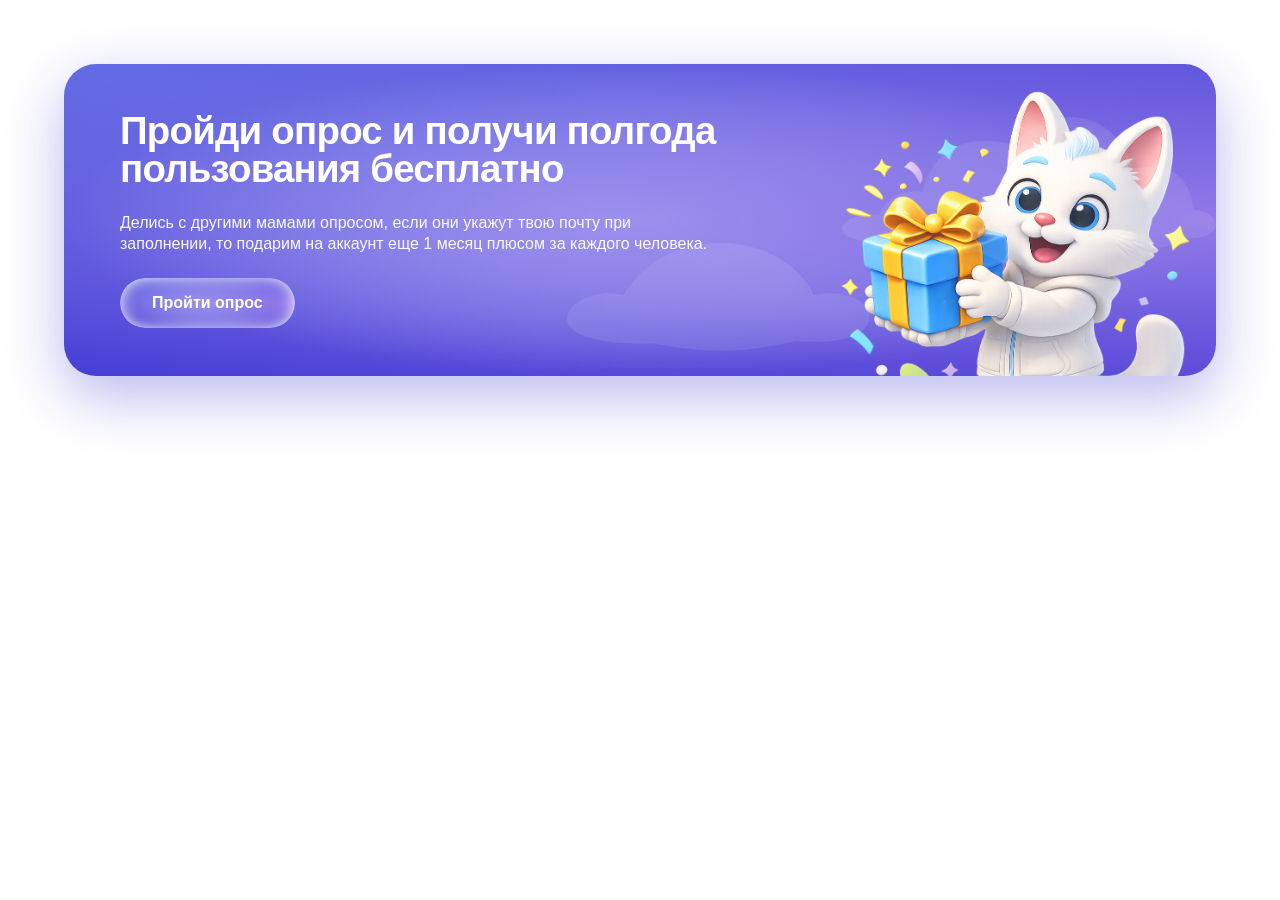
<file: banner.html>
<!DOCTYPE html>
<html lang="ru">
<head>
    <meta charset="UTF-8">
    <meta name="viewport" content="width=device-width, initial-scale=1.0">
    <title>Baysic — Баннер</title>
    <link rel="stylesheet" href="styles.css">
    <link rel="stylesheet" href="survey.css">
</head>
<body class="banner-page">
    <section class="download-banner">
        <div class="download-banner-inner">
            <div class="download-banner-content">
                <div class="download-banner-clouds">
                    <img src="img/hero-decor/cloud-m.png" alt="" class="download-banner-cloud download-banner-cloud-m">
                    <img src="img/hero-decor/cloud-s.png" alt="" class="download-banner-cloud download-banner-cloud-s">
                </div>
                <div class="download-banner-text">
                    <h2 class="download-banner-title">Пройди опрос и получи полгода пользования бесплатно</h2>
                    <p class="download-banner-subtitle">Делись с другими мамами опросом, если они укажут твою почту при заполнении, то&nbsp;подарим на аккаунт еще 1 месяц плюсом за каждого человека.</p>
                    <div class="download-banner-buttons">
                        <a href="#" class="cta-button">Пройти опрос</a>
                    </div>
                </div>
                <img src="img/hero-quiz.png" alt="Опрос Baysic" class="download-banner-quiz-image">
            </div>
        </div>
    </section>
</body>
</html>
</file>
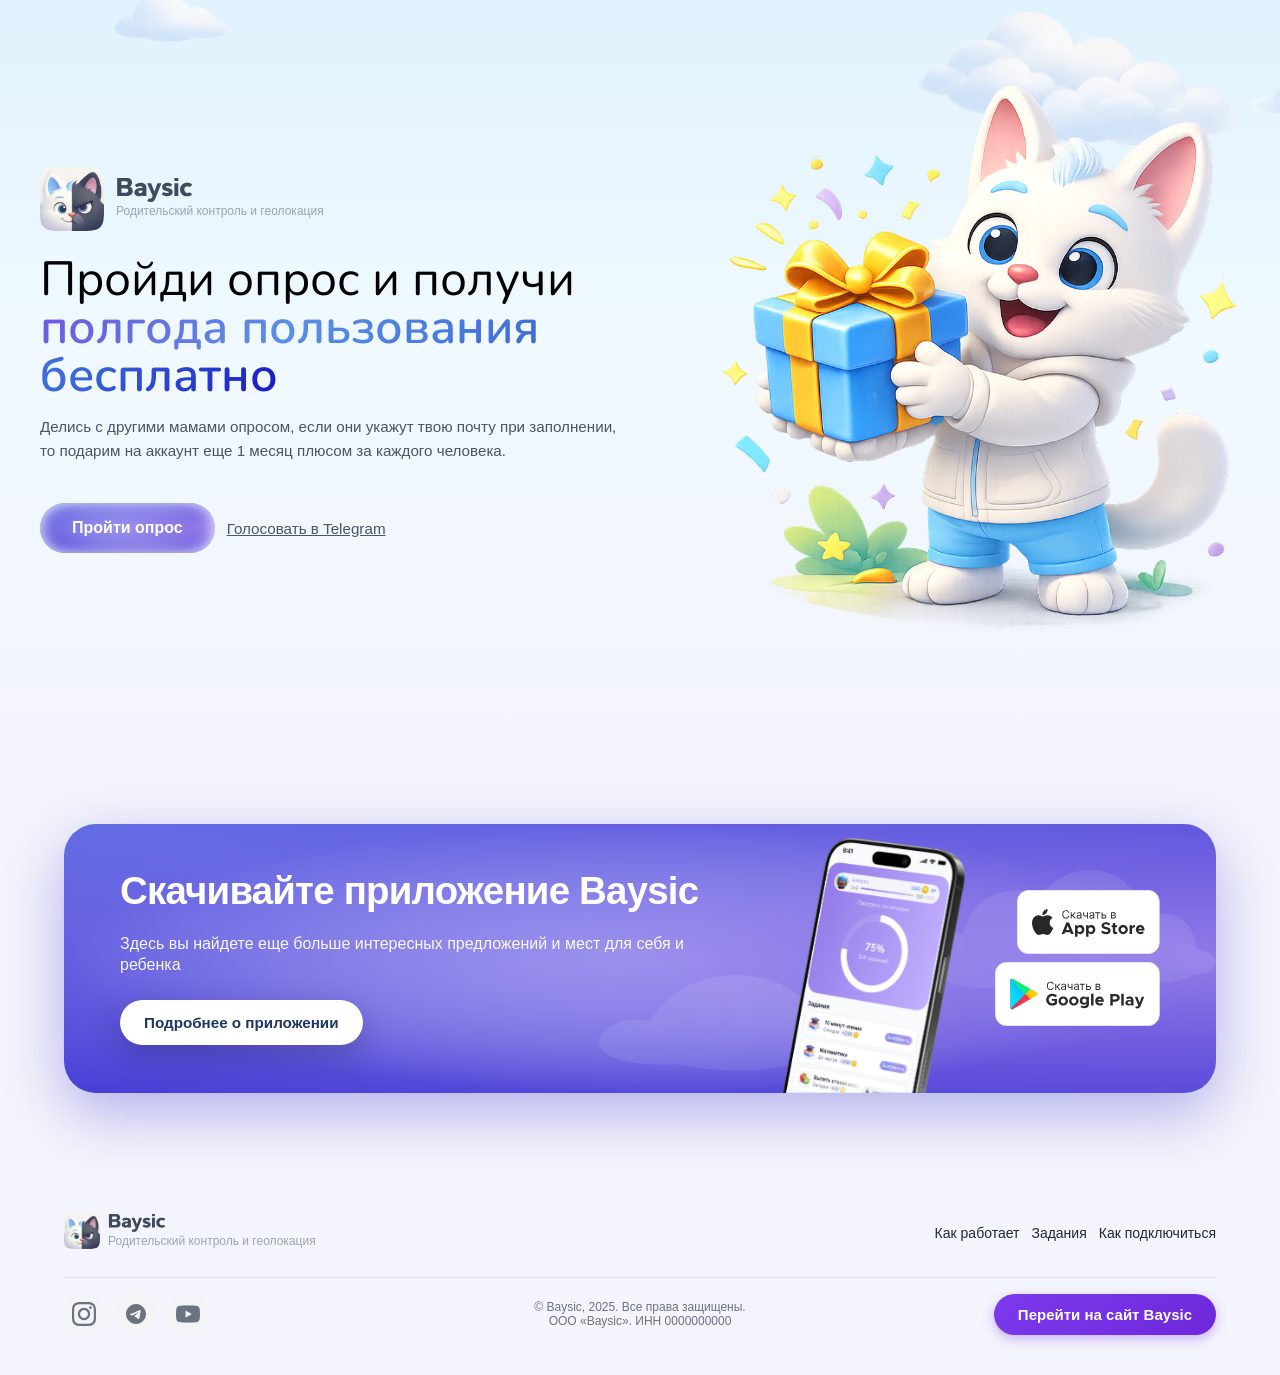
<file: survey.html>
<!DOCTYPE html>
<html lang="ru">
<head>
    <meta charset="UTF-8">
    <meta name="viewport" content="width=device-width, initial-scale=1.0">
    <title>Приглашение пройти опрос — Baysic</title>
    <link rel="preconnect" href="https://fonts.googleapis.com">
    <link rel="preconnect" href="https://fonts.gstatic.com" crossorigin>
    <link href="https://fonts.googleapis.com/css2?family=Nunito:wght@400;600;700&display=swap" rel="stylesheet">
    <link rel="stylesheet" href="styles.css">
    <link rel="stylesheet" href="survey.css">
    <script defer src="script.js"></script>
</head>
<body class="page-survey">
    <main class="survey-hero">
        <div class="survey-hero-bg">
            <div class="survey-hero-gradient"></div>
            <div class="survey-hero-clouds">
                <img src="img/hero-decor/cloud-xl.png" alt="" class="survey-cloud survey-cloud-xl">
                <img src="img/hero-decor/cloud-l.png" alt="" class="survey-cloud survey-cloud-l">
                <img src="img/hero-decor/cloud-m.png" alt="" class="survey-cloud survey-cloud-m">
                <img src="img/hero-decor/cloud-s.png" alt="" class="survey-cloud survey-cloud-s survey-cloud-s-1">
                <img src="img/hero-decor/cloud-s.png" alt="" class="survey-cloud survey-cloud-s survey-cloud-s-2">
                <img src="img/hero-decor/cloud-xs.png" alt="" class="survey-cloud survey-cloud-xs survey-cloud-xs-1">
                <img src="img/hero-decor/cloud-xs.png" alt="" class="survey-cloud survey-cloud-xs survey-cloud-xs-2">
            </div>
        </div>

        <div class="survey-hero-inner">
            <div class="survey-content">
                <div class="survey-brand">
                    <img src="img/logo-sign.svg" alt="Baysic" class="survey-brand-sign">
                    <div class="survey-brand-text-block">
                        <img src="img/logo-text.svg" alt="Baysic" class="survey-brand-text">
                        <div class="survey-brand-descriptor">Родительский контроль и геолокация</div>
                    </div>
                </div>
                <h1 class="hero-title">Пройди опрос и получи <span class="hero-title-accent">полгода пользования бесплатно</span></h1>
                <p class="hero-description">Делись с другими мамами опросом, если они укажут твою почту при заполнении, то&nbsp;подарим на аккаунт еще 1 месяц плюсом за каждого человека.</p>
                <div class="survey-cta-wrap hero-meta-row">
                    <div class="hero-cta">
                        <a href="#" class="cta-button">Пройти опрос</a>
                    </div>
                    <a href="#" class="survey-hero-badge-text">Голосовать в Telegram</a>
                </div>
            </div>
            <div class="survey-hero-image">
                <img src="img/hero-quiz.png" alt="">
            </div>
        </div>
    </main>

    <section class="download-banner">
        <div class="download-banner-inner">
            <div class="download-banner-content">
                <div class="download-banner-clouds">
                    <img src="img/hero-decor/cloud-m.png" alt="" class="download-banner-cloud download-banner-cloud-m">
                    <img src="img/hero-decor/cloud-s.png" alt="" class="download-banner-cloud download-banner-cloud-s">
                    <img src="img/iphone.png" alt="iPhone" class="download-banner-iphone">
                </div>
                <div class="download-banner-text">
                    <h2 class="download-banner-title">Скачивайте приложение Baysic</h2>
                    <p class="download-banner-subtitle">Здесь вы найдете еще больше интересных предложений и мест для себя и ребенка</p>
                    <div class="download-banner-buttons">
                        <a href="#" class="download-banner-more-button">Подробнее о приложении</a>
                    </div>
                </div>
                <div class="download-banner-icon-wrapper">
                    <a href="#" class="download-banner-button">
                        <img src="img/store-badges/app-store.svg" alt="Скачать в App Store">
                    </a>
                    <a href="#" class="download-banner-button">
                        <img src="img/store-badges/google-play.svg" alt="Скачать в Google Play">
                    </a>
                </div>
            </div>
        </div>
    </section>

    <footer class="site-footer">
        <div class="footer-inner">
            <div class="footer-top">
                <div class="footer-brand">
                    <a href="index.html" class="footer-logo">
                        <img src="img/logo-sign.svg" alt="Baysic Icon" class="footer-logo-sign">
                        <div class="footer-logo-text-block">
                            <img src="img/logo-text.svg" alt="Baysic Logo" class="footer-logo-text">
                            <div class="footer-logo-descriptor">Родительский контроль и геолокация</div>
                        </div>
                    </a>
                </div>
                <nav class="footer-nav">
                    <a href="index.html#how-it-works" class="footer-link">Как работает</a>
                    <a href="index.html#tasks" class="footer-link">Задания</a>
                    <a href="index.html#how-to-connect" class="footer-link">Как подключиться</a>
                </nav>
            </div>

            <div class="footer-bottom">
                <div class="footer-bottom-left">
                    <div class="footer-social">
                        <a href="#" class="footer-social-link" aria-label="Instagram">
                            <svg width="24" height="24" viewBox="0 0 24 24" fill="none" xmlns="http://www.w3.org/2000/svg">
                                <path d="M12 2.163c3.204 0 3.584.012 4.85.07 3.252.148 4.771 1.691 4.919 4.919.058 1.265.069 1.645.069 4.849 0 3.205-.012 3.584-.069 4.849-.149 3.225-1.664 4.771-4.919 4.919-1.266.058-1.644.07-4.85.07-3.204 0-3.584-.012-4.849-.07-3.26-.149-4.771-1.699-4.919-4.92-.058-1.265-.07-1.644-.07-4.849 0-3.204.013-3.583.07-4.849.149-3.227 1.664-4.771 4.919-4.919 1.266-.057 1.645-.069 4.849-.069zm0-2.163c-3.259 0-3.667.014-4.947.072-4.358.2-6.78 2.618-6.98 6.98-.059 1.281-.073 1.689-.073 4.948 0 3.259.014 3.668.072 4.948.2 4.358 2.618 6.78 6.98 6.98 1.281.058 1.689.072 4.948.072 3.259 0 3.668-.014 4.948-.072 4.354-.2 6.782-2.618 6.98-6.98.059-1.28.073-1.689.073-4.948 0-3.259-.014-3.667-.072-4.947-.196-4.354-2.617-6.78-6.98-6.98-1.281-.059-1.69-.073-4.949-.073zm0 5.838c-3.403 0-6.162 2.759-6.162 6.162s2.759 6.163 6.162 6.163 6.162-2.759 6.162-6.163c0-3.403-2.759-6.162-6.162-6.162zm0 10.162c-2.209 0-4-1.79-4-4 0-2.209 1.791-4 4-4s4 1.791 4 4c0 2.21-1.791 4-4 4zm6.406-11.845c-.796 0-1.441.645-1.441 1.44s.645 1.44 1.441 1.44c.795 0 1.439-.645 1.439-1.44s-.644-1.44-1.439-1.44z" fill="currentColor"/>
                            </svg>
                        </a>
                        <a href="#" class="footer-social-link" aria-label="Telegram">
                            <svg width="24" height="24" viewBox="0 0 24 24" fill="none" xmlns="http://www.w3.org/2000/svg">
                                <path d="M12 2C6.48 2 2 6.48 2 12s4.48 10 10 10 10-4.48 10-10S17.52 2 12 2zm4.64 6.8c-.15 1.58-.8 5.42-1.13 7.19-.14.75-.42 1-.68 1.03-.58.05-1.02-.38-1.58-.75-.88-.58-1.38-.94-2.23-1.5-.99-.65-.35-1.01.22-1.59.15-.15 2.71-2.48 2.76-2.69a.2.2 0 00-.05-.18c-.06-.05-.14-.03-.21-.02-.09.02-1.49.95-4.22 2.79-.4.27-.76.41-1.08.4-.36-.01-1.04-.2-1.55-.37-.63-.2-1.13-.31-1.09-.66.02-.18.27-.36.74-.55 2.92-1.27 4.86-2.11 5.83-2.51 2.78-1.16 3.35-1.36 3.73-1.36.08 0 .27.02.39.12.1.08.13.19.14.27-.01.06.01.24 0 .38z" fill="currentColor"/>
                            </svg>
                        </a>
                        <a href="#" class="footer-social-link" aria-label="YouTube">
                            <svg width="24" height="24" viewBox="0 0 24 24" fill="none" xmlns="http://www.w3.org/2000/svg">
                                <path d="M23.498 6.186a3.016 3.016 0 0 0-2.122-2.136C19.505 3.545 12 3.545 12 3.545s-7.505 0-9.377.505A3.017 3.017 0 0 0 .502 6.186C0 8.07 0 12 0 12s0 3.93.502 5.814a3.016 3.016 0 0 0 2.122 2.136c1.871.505 9.376.505 9.376.505s7.505 0 9.377-.505a3.015 3.015 0 0 0 2.122-2.136C24 15.93 24 12 24 12s0-3.93-.502-5.814zM9.545 15.568V8.432L15.818 12l-6.273 3.568z" fill="currentColor"/>
                            </svg>
                        </a>
                    </div>
                </div>
                <div class="footer-bottom-center footer-legal">
                    <p class="footer-legal-text">© Baysic, 2025. Все права защищены.</p>
                    <p class="footer-legal-text">ООО «Baysic». ИНН 0000000000</p>
                </div>
                <div class="footer-bottom-right">
                    <a href="index.html" class="survey-footer-site-btn">Перейти на сайт Baysic</a>
                </div>
            </div>
        </div>
    </footer>

    <!-- Modal (как на основном сайте) -->
    <div class="modal-overlay" id="download-modal">
        <div class="modal-container">
            <button class="modal-close" aria-label="Закрыть модальное окно">
                <svg width="24" height="24" viewBox="0 0 24 24" fill="none" xmlns="http://www.w3.org/2000/svg">
                    <path d="M18 6L6 18M6 6L18 18" stroke="currentColor" stroke-width="2" stroke-linecap="round" stroke-linejoin="round"/>
                </svg>
            </button>
            <div class="modal-content">
                <h2 class="modal-title">Хочу узнать первым</h2>
                <p class="modal-description">Сервис будет доступен для скачивания в марте 2026 года. Подпишитесь на Email рассылку и мы оповестим вас о публикации</p>
                <form class="modal-form">
                    <input type="email" class="modal-input" placeholder="Ваш email" required>
                    <button type="submit" class="modal-submit-button">Подписаться</button>
                </form>
            </div>
        </div>
    </div>
</body>
</html>
</file>
<file: styles.css>
* {
    margin: 0;
    padding: 0;
    box-sizing: border-box;
}

body {
    font-family: -apple-system, BlinkMacSystemFont, 'Segoe UI', Roboto, Oxygen, Ubuntu, Cantarell, sans-serif;
}

.site-header {
    position: sticky;
    top: 0;
    z-index: 1000;
    width: 100%;
    height: 72px;
    background-color: #ffffff;
    box-shadow: 0 1px 0 rgba(0, 0, 0, 0.04);
}

.header-inner {
    max-width: 1200px;
    height: 100%;
    margin: 0 auto;
    padding: 0 24px;
    display: flex;
    align-items: center;
    justify-content: space-between;
    gap: 24px;
}

.header-logo {
    display: inline-flex;
    align-items: center;
    gap: 8px;
    text-decoration: none;
}

.header-logo-sign {
    height: 40px;
    width: 40px;
}

.header-logo-text-block {
    display: flex;
    flex-direction: column;
    gap: 0;
    align-items: flex-start;
}

.header-logo-text {
    height: 20px;
    width: auto;
}

.header-logo-descriptor {
    font-size: 0.75rem;
    line-height: 1.2;
    color: #9AA5B1;
}

.header-nav {
    display: flex;
    align-items: center;
    gap: 16px;
}

.header-nav-list {
    display: flex;
    align-items: center;
    gap: 4px;
    list-style: none;
}

.header-nav-link {
    font-size: 0.9375rem;
    font-weight: 500;
    color: #1f2933;
    text-decoration: none;
    white-space: nowrap;
    padding: 0.4rem 12px;
    border-radius: 999px;
    transition: color 0.2s ease, background-color 0.2s ease;
}

.header-nav-link:hover {
    color: #9279E8;
    background-color: rgba(0, 0, 0, 0.03);
}

.header-nav-blog {
    display: inline-flex;
    align-items: center;
    gap: 6px;
}

.header-nav-blog-icon {
    width: 14px;
    height: 14px;
}

.header-nav-cta {
    padding: 0.4rem 12px;
    font-size: 0.9375rem;
    font-weight: 500;
    border-radius: 999px;
    border: none;
    cursor: pointer;
    background: radial-gradient(215.11% 111.8% at 100% 50%, #9279E8 0%, rgba(146, 121, 232, 0.00) 100%), radial-gradient(144.72% 111.8% at 0% 0%, rgba(118, 181, 253, 0.50) 0%, rgba(118, 181, 253, 0.00) 100%), radial-gradient(50% 50% at 50% 50%, #CBE9FC 0%, rgba(203, 233, 252, 0.00) 100%), #1613C7;
    color: #ffffff;
    box-shadow: 0 0 12px 0 rgba(255, 255, 255, 0.6) inset;
    transition: transform 0.2s, box-shadow 0.2s, background-color 0.2s;
}

.header-nav-cta:hover {
    color: #ffffff;
    transform: translateY(-2px);
    background-color: #1613C7;
    box-shadow: 0 0 20px 0 rgba(255, 255, 255, 0.8) inset, 0 4px 12px rgba(0, 0, 0, 0.2);
}

.header-menu-toggle {
    display: none;
    border: none;
    background: none;
    padding: 4px;
    border-radius: 999px;
    cursor: pointer;
}

.header-menu-icon {
    width: 24px;
    height: 24px;
    display: none;
}

.header-menu-icon--menu {
    display: block;
}

.header-menu-icon--close {
    display: none;
}

.header-nav.is-open .header-menu-icon--menu {
    display: none;
}

.header-nav.is-open .header-menu-icon--close {
    display: block;
}

.floating-to-top {
    position: fixed;
    right: 24px;
    bottom: 24px;
    width: 64px;
    height: 64px;
    border-radius: 50%;
    border: 1px solid rgba(0, 0, 0, 0.05);
    padding: 0;
    background-color: #F4F4FC;
    box-shadow: 0 10px 30px rgba(0, 0, 0, 0.25);
    display: flex;
    align-items: center;
    justify-content: center;
    cursor: pointer;
    z-index: 1100;
    opacity: 0;
    transform: translateY(16px);
    pointer-events: none;
    transition: opacity 0.2s ease, transform 0.2s ease;
}

.floating-to-top-icon {
    width: 24px;
    height: 24px;
    display: block;
}

.floating-to-top--visible {
    opacity: 1;
    transform: translateY(0);
    pointer-events: auto;
}

.hero {
    width: 100%;
    min-height: 100vh;
}

.hero-wrapper {
    width: 100%;
    min-height: 100vh;
    display: flex;
    justify-content: center;
    align-items: flex-start;
    padding: 0 0 2rem;
}

.hero-container {
    max-width: 1200px;
    width: 100%;
    display: flex;
    flex-direction: column;
    align-items: center;
}

.hero-image {
    position: relative;
    width: 100%;
    max-width: 900px;
    display: flex;
    align-items: center;
    justify-content: center;
    padding: 0 2rem;
    will-change: transform;
}

.hero-image img {
    width: 100%;
    height: auto;
    object-fit: contain;
    position: relative;
    z-index: 1;
}

.hero-clouds {
    position: absolute;
    top: -40px;
    left: 50%;
    transform: translateX(-50%);
    width: 100vw;
    height: 50%;
    max-height: 50%;
    background: linear-gradient(to bottom, #6ECCFE 0%, rgba(244, 244, 252, 0) 100%);
    overflow: hidden;
    pointer-events: none;
    z-index: 0;
}

.hero-clouds::after {
    content: "";
    position: absolute;
    left: 0;
    right: 0;
    bottom: 0;
    height: 30%;
    background: linear-gradient(to bottom, rgba(244, 244, 252, 0) 0%, #ffffff 100%);
    pointer-events: none;
    z-index: 2;
}

.hero-cloud {
    position: absolute;
    opacity: 0.75;
    width: auto;
    height: auto;
}

.hero-cloud-xl {
    max-height: 38%;
}

.hero-cloud-l {
    max-height: 30%;
}

.hero-cloud-m {
    max-height: 24%;
}

.hero-cloud-s {
    max-height: 20%;
}

.hero-cloud-xs {
    max-height: 16%;
}

.hero-content {
    position: relative;
    width: 100%;
    display: flex;
    flex-direction: column;
    align-items: center;
    text-align: center;
    padding: 0 2rem 2rem;
    background-color: #ffffff;
    z-index: 2;
}

.hero-overlay {
    position: absolute;
    left: 0;
    right: 0;
    height: 100px;
    top: -100px;
    background: linear-gradient(to bottom, rgba(255, 255, 255, 0) 0%, #ffffff 100%);
    pointer-events: none;
}

.hero-title {
    font-size: 3rem;
    font-weight: 400;
    margin-bottom: 1rem;
    line-height: 1.2;
    max-width: 800px;
}

.hero-title-accent {
    background: linear-gradient(135deg, #7053E0 0%, #5B8FE5 35%, #3C6AD8 70%, #1613C7 100%);
    -webkit-background-clip: text;
    background-clip: text;
    -webkit-text-fill-color: transparent;
    color: transparent;
    font-weight: 600;
}

.hero-subtitle {
    font-size: 1.25rem;
    margin-bottom: 0.75rem;
    color: #666;
    line-height: 1.5;
    max-width: 600px;
}

.hero-description {
    font-size: 0.95rem;
    line-height: 1.6;
    color: #4B5563;
    max-width: 640px;
    margin-bottom: 1.5rem;
}

.hero-meta-row {
    display: flex;
    flex-direction: column;
    align-items: center;
    gap: 8px;
}

.hero-badge {
    padding: 6px 14px;
    border-radius: 999px;
    background: rgba(146, 121, 232, 0.12);
    color: #4B5563;
    font-size: 0.85rem;
}

.hero-cta {
    margin-bottom: 0;
}

.control-feature-list {
    margin-top: 12px;
}

.control-feature-action {
    margin-top: 16px;
}

.control-feature-button {
    padding: 0.625rem 1.5rem;
    font-size: 0.9rem;
    font-weight: 600;
    color: #9279E8;
    border: 1.5px solid #9279E8;
    border-radius: 999px;
    cursor: pointer;
    background: transparent;
    box-shadow: none;
    transition: transform 0.2s ease, box-shadow 0.2s ease, background-color 0.2s ease, color 0.2s ease;
}

.control-feature-button:hover {
    transform: translateY(-2px);
    background-color: rgba(146, 121, 232, 0.08);
    box-shadow: 0 4px 10px rgba(15, 23, 42, 0.08);
}

.cta-button {
    padding: 1rem 2rem;
    font-size: 1rem;
    font-weight: 600;
    color: white;
    border: none;
    border-radius: 34px;
    cursor: pointer;
    background: radial-gradient(215.11% 111.8% at 100% 50%, #9279E8 0%, rgba(146, 121, 232, 0.00) 100%), radial-gradient(144.72% 111.8% at 0% 0%, rgba(118, 181, 253, 0.50) 0%, rgba(118, 181, 253, 0.00) 100%), radial-gradient(50% 50% at 50% 50%, #CBE9FC 0%, rgba(203, 233, 252, 0.00) 100%), #1613C7;
    box-shadow: 0 0 16px 0 #FFF inset;
}

.hero-img-row {
    display: flex;
    flex-direction: row;
    gap: 8px;
    justify-content: center;
    align-items: center;
}

.app-link {
    display: inline-flex;
    align-items: center;
    justify-content: center;
    text-decoration: none;
    border-radius: 12px;
    padding: 4px 0;
    transition: transform 0.15s ease, box-shadow 0.15s ease, background-color 0.15s ease;
}

.app-link img {
    display: block;
    height: 64px;
    width: auto;
}

.app-link:hover {
    transform: translateY(-1px);
    background-color: rgba(0, 0, 0, 0.02);
    box-shadow: 0 6px 16px rgba(0, 0, 0, 0.12);
}

.about {
    padding: 0 0 96px;
}

.about-inner {
    margin: 0 auto;
    padding: 0 24px;
    display: flex;
    flex-direction: column;
    align-items: center;
}

.about-section-title {
    font-size: 2rem;
    font-weight: 600;
    color: #111827;
    text-align: center;
    margin: 0 0 12px 0;
}

.about-section-description {
    font-size: 1.25rem;
    text-align: center;
    margin: 0 0 64px 0;
    max-width: 600px;
    background: radial-gradient(215.11% 111.8% at 100% 50%, #9279E8 0%, rgba(146, 121, 232, 0.00) 100%), radial-gradient(144.72% 111.8% at 0% 0%, rgba(118, 181, 253, 0.50) 0%, rgba(118, 181, 253, 0.00) 100%), radial-gradient(50% 50% at 50% 50%, #CBE9FC 0%, rgba(203, 233, 252, 0.00) 100%), #1613C7;
    -webkit-background-clip: text;
    -webkit-text-fill-color: transparent;
    background-clip: text;
}

.about-problem {
    padding: 48px 0 96px;
    background-color: #ffffff;
}

.about-problem-inner {
    max-width: 1200px;
    margin: 0 auto;
    padding: 0 24px;
    display: flex;
    flex-direction: column;
    gap: 32px;
}

.about-problem-media {
    overflow: visible;
}

.about-problem-image {
    display: block;
    width: 100%;
    height: auto;
    border-radius: 24px;
}

.about-problem-article {
    background: #ffffff;
    border-radius: 24px;
    box-shadow: 0 14px 40px rgba(15, 23, 42, 0.08);
    padding: 28px 24px 24px;
    margin-top: -15%;
    position: relative;
    z-index: 1;
    max-width: 768px;
    margin-left: auto;
    margin-right: auto;
    overflow: hidden;
}

.about-problem-article-header {
    display: flex;
    flex-direction: column;
    gap: 12px;
    margin-bottom: 20px;
}

.about-problem-article-meta {
    display: flex;
    align-items: center;
    justify-content: space-between;
    font-size: 0.85rem;
    color: #6B7280;
}

.about-problem-article-meta-left {
    display: inline-flex;
    align-items: center;
    gap: 8px;
}

.about-problem-views {
    display: inline-flex;
    align-items: center;
    gap: 4px;
}

.about-problem-views-icon {
    display: inline-flex;
    width: 16px;
    height: 16px;
}

.about-problem-views-icon img {
    width: 100%;
    height: 100%;
    display: block;
}

.about-problem-dot {
    font-size: 0.8rem;
}

.about-problem-date {
    font-size: 0.85rem;
}

.about-problem-title {
    font-size: 2rem;
    font-weight: 600;
    color: #111827;
}

.about-problem-subtitle {
    font-size: 1.15rem;
    line-height: 1.6;
    color: #4B5563;
    margin-bottom: 8px;
}

.about-problem-tags {
    display: flex;
    flex-wrap: wrap;
    gap: 8px;
}

.about-problem-tag {
    padding: 4px 10px;
    border-radius: 999px;
    background-color: #F3F4FF;
    font-size: 0.8rem;
    color: #4B5563;
}

.about-problem-share {
    margin-left: auto;
    display: inline-flex;
    align-items: center;
    gap: 6px;
    padding: 6px 12px;
    border-radius: 999px;
    border: 1px solid rgba(15, 23, 42, 0.08);
    background-color: #ffffff;
    font-size: 0.8rem;
    color: #4B5563;
    cursor: pointer;
}

.about-problem-share-icon {
    font-size: 0.9rem;
}

.about-problem-article-body {
    display: flex;
    flex-direction: column;
    gap: 16px;
}

.about-problem-summary {
    display: flex;
    flex-direction: column;
    gap: 16px;
    width: 100%;
    border: 1px solid rgba(0, 0, 0, 0.05);
    border-radius: 16px;
    padding: 16px 18px;
    background-color: rgba(0, 0, 0, 0.01);
}

.about-problem-summary .about-problem-article-section {
    padding-bottom: 12px;
    margin-bottom: 12px;
    border-bottom: 1px solid rgba(0, 0, 0, 0.05);
}

.about-problem-summary .about-problem-article-section:last-child {
    border-bottom: none;
    margin-bottom: 0;
    padding-bottom: 0;
}

.about-problem-section-title {
    font-size: 1rem;
    font-weight: 600;
    color: #111827;
}

.about-problem-article-section {
    display: flex;
    flex-direction: column;
    gap: 4px;
}

.about-problem-article-heading {
    margin-top: 12px;
    font-size: 1.2rem;
    font-weight: 600;
    color: #111827;
}

.about-problem-article-intro {
    font-size: 2rem;
    line-height: 1.6;
    text-align: center;
    color: #ffffff;
    margin-top: 4px;
}

.control-intro {
    padding: 48px 0 48px;
    background-color: #ffffff;
}

.control-intro-inner {
    max-width: 1200px;
    margin: 0 auto;
    padding: 0 24px;
    display: flex;
    align-items: center;
    gap: 40px;
}

.control-intro-media {
    flex: 0 0 45%;
    position: relative;
    aspect-ratio: 1 / 1;
    max-width: 480px;
}

.control-intro-image {
    display: block;
    width: 100%;
    height: auto;
}

.control-intro--lock .control-intro-image--lock {
    position: absolute;
    top: 0;
    left: 0;
    width: 80%;
    height: auto;
    object-fit: contain;
}

.control-intro--lock .control-intro-sticker {
    position: absolute;
    bottom: 0;
    right: 0;
    height: 80%;
    width: auto;
    opacity: 0;
    transform: translateY(24px);
    transition: opacity 0.5s ease, transform 0.5s ease;
}

.control-intro--lock .control-intro-sticker.control-intro-sticker--visible {
    opacity: 1;
    transform: translateY(0);
}

.control-intro-tooltip {
    position: absolute;
    bottom: 10%;
    right: 10%;
    height: 15%;
    opacity: 0;
    transform: translateY(16px);
    filter: drop-shadow(0 8px 20px rgba(15, 23, 42, 0.18));
    transition: opacity 0.5s ease 0.1s, transform 0.5s ease 0.1s;
}

.control-intro-tooltip.control-intro-tooltip--visible {
    opacity: 1;
    transform: translateY(0);
}

.control-intro--image-right .control-intro-inner {
    flex-direction: row-reverse;
}

.control-intro--edu .control-intro-media {
    position: relative;
    aspect-ratio: 1 / 1;
    max-width: 480px;
}

.control-intro--edu .control-intro-image--edu {
    position: absolute;
    top: 0;
    right: 0;
    width: 80%;
    height: auto;
    object-fit: contain;
}

.control-intro--edu .control-intro-sticker--edu {
    position: absolute;
    bottom: 0;
    left: 0;
    height: 80%;
    width: auto;
}

.control-intro--edu .control-intro-tooltip--edu {
    bottom: 10%;
    right: 10%;
    height: 15%;
}

.control-intro--hab .control-intro-media {
    position: relative;
    aspect-ratio: 1 / 1;
    max-width: 480px;
}

.control-intro--hab .control-intro-image--hab {
    position: absolute;
    top: 0;
    right: 0;
    width: 80%;
    height: auto;
    object-fit: contain;
}

.control-intro--hab .control-intro-sticker--hab {
    position: absolute;
    bottom: 0;
    left: 0;
    height: 70%;
    width: auto;
}

.control-intro--hab .control-intro-tooltip--hab {
    bottom: 10%;
    right: 10%;
    height: 15%;
}

.control-intro--sport .control-intro-media {
    position: relative;
    aspect-ratio: 1 / 1;
    max-width: 480px;
}

.control-intro--sport .control-intro-image--sport {
    position: absolute;
    top: 0;
    right: 0;
    width: 80%;
    height: auto;
    object-fit: contain;
}

.control-intro--sport .control-intro-sticker--sport {
    position: absolute;
    bottom: 0;
    left: 0;
    height: 70%;
    width: auto;
}

.control-intro--sport .control-intro-tooltip--sport {
    bottom: 10%;
    right: 10%;
    height: 15%;
}

.control-intro-content {
    flex: 1;
    display: flex;
    flex-direction: column;
    gap: 12px;
}

.control-intro-title {
    font-size: 2rem;
    font-weight: 600;
    color: #111827;
}

.control-intro-text {
    font-size: 1rem;
    line-height: 1.5;
    color: #4B5563;
    max-width: 480px;
}

.control-intro + .control-intro {
    padding-top: 0;
}

.about-problem-title {
    font-size: 2rem;
    font-weight: 600;
    color: #111827;
}

.about-problem-subtitle {
    font-size: 1rem;
    color: #6B7280;
}

.about-problem-list {
    list-style: none;
    margin: 0;
    padding: 0;
}

.about-problem-item-title {
    font-size: 1.05rem;
    font-weight: 500;
    color: #9279E8;
    margin-bottom: 6px;
}

.about-problem-item-text {
    font-size: 0.8rem;
    line-height: 1.5;
    color: #374151;
}

.about-problem-cta {
    position: absolute;
    left: 0;
    right: 0;
    bottom: 0;
    z-index: 2;
}

.about-problem-cta-inner {
    border-radius: 16px;
    background: radial-gradient(215.11% 111.8% at 100% 50%, #9279E8 0%, rgba(146, 121, 232, 0.00) 100%), radial-gradient(144.72% 111.8% at 0% 0%, rgba(118, 181, 253, 0.50) 0%, rgba(118, 181, 253, 0.00) 100%), radial-gradient(50% 50% at 50% 50%, #CBE9FC 0%, rgba(203, 233, 252, 0.00) 100%), #1613C7;
    padding: 24px;
    display: flex;
    flex-direction: column;
    gap: 8px;
    color: #ffffff;
}

.about-problem-cta-main {
    display: flex;
    flex-direction: column;
    align-items: center;
    gap: 24px;
}

.about-problem-cta-title {
    font-size: 1.75rem;
    font-weight: 300;
    color: #ffffff;
}

.about-problem-cta-button {
    align-self: center;
    padding: 1rem 2rem;
    font-size: 1rem;
    font-weight: 600;
    color: #111827;
    border: none;
    border-radius: 34px;
    cursor: pointer;
    background: #ffffff;
    box-shadow: 0 4px 12px rgba(0, 0, 0, 0.1);
}

.about-title {
    font-size: 2rem;
    font-weight: 600;
    text-align: center;
    margin-bottom: 32px;
    color: #111827;
}

.about-cards {
    display: flex;
    flex-wrap: wrap;
    gap: 8px;
    justify-content: center;
}

.about-card {
    min-width: 220px;
    max-width: 240px;
    flex: 0 0 auto;
    border-radius: 28px;
    background: #f6f3ff;
    padding: 16px 16px 20px;
    display: flex;
    flex-direction: column;
    align-items: stretch;
}

.about-card-image {
    width: 100%;
    height: auto;
    display: block;
    margin-bottom: 12px;
    border-radius: 16px;
}

.about-card-ui-preview {
    width: 208px;
    height: 260px;
    margin: 0 auto 12px;
    display: flex;
    align-items: center;
    justify-content: center;
    position: relative;
}

.task-card {
    width: 100%;
    height: 100%;
    background: linear-gradient(135deg, #FEFEFE 0%, #F8F8F8 100%);
    border-radius: 20px;
    padding: 16px;
    box-shadow: inset 0 1px 0 rgba(255, 255, 255, 0.9);
    display: flex;
    flex-direction: column;
    gap: 12px;
    position: relative;
    overflow: hidden;
}

.task-card::before {
    content: "";
    position: absolute;
    top: -20px;
    left: -20px;
    width: 60px;
    height: 60px;
    background: radial-gradient(circle, rgba(255, 255, 255, 0.4) 0%, transparent 70%);
    border-radius: 50%;
    filter: blur(8px);
}

.task-card-header {
    display: flex;
    justify-content: space-between;
    align-items: center;
    padding-bottom: 8px;
}

.task-card-label {
    font-size: 0.875rem;
    font-weight: 600;
    color: #1F2937;
}

.task-card-progress {
    font-size: 0.75rem;
    font-weight: 500;
    color: #9CA3AF;
}

.task-card-question {
    background: linear-gradient(135deg, #FFFFFF 0%, #F5F5F5 100%);
    border-radius: 12px;
    padding: 16px;
    box-shadow: 
        inset 0 2px 4px rgba(0, 0, 0, 0.06),
        inset 0 -1px 2px rgba(0, 0, 0, 0.04),
        0 2px 4px rgba(0, 0, 0, 0.04);
    display: flex;
    align-items: center;
    justify-content: center;
    min-height: 60px;
}

.task-question-text {
    font-size: 1.5rem;
    font-weight: 700;
    color: #111827;
    letter-spacing: -0.02em;
}

.task-card-answers {
    display: flex;
    gap: 8px;
    background: rgba(255, 255, 255, 0.5);
    border-radius: 12px;
    padding: 8px;
    box-shadow: inset 0 1px 2px rgba(0, 0, 0, 0.05);
}

.task-answer {
    flex: 1;
    aspect-ratio: 1;
    border: 2px solid transparent;
    border-radius: 10px;
    background: linear-gradient(135deg, #FFFFFF 0%, #F9F9F9 100%);
    color: #1F2937;
    font-size: 1rem;
    font-weight: 600;
    cursor: default;
    box-shadow: 
        0 2px 4px rgba(0, 0, 0, 0.08),
        0 1px 2px rgba(0, 0, 0, 0.06),
        inset 0 1px 0 rgba(255, 255, 255, 0.9);
    transition: all 0.2s ease;
    display: flex;
    align-items: center;
    justify-content: center;
    position: relative;
}

/* Убираем aspect-ratio для task-answer в первой карточке */
.about-card:first-child .task-answer {
    aspect-ratio: unset;
    padding-top: 8px;
    padding-bottom: 8px;
}

.task-answer:hover {
    transform: translateY(-1px);
    box-shadow: 
        0 4px 6px rgba(0, 0, 0, 0.1),
        0 2px 4px rgba(0, 0, 0, 0.08),
        inset 0 1px 0 rgba(255, 255, 255, 0.9);
}

.task-answer--selected {
    border: 2px solid #3B82F6;
    box-shadow: 
        0 2px 4px rgba(59, 130, 246, 0.2),
        0 1px 2px rgba(59, 130, 246, 0.15),
        inset 0 1px 0 rgba(255, 255, 255, 0.9);
}

.task-answer--correct {
    border: 2px solid #22C55E;
    box-shadow: 
        0 2px 4px rgba(34, 197, 94, 0.2),
        0 1px 2px rgba(34, 197, 94, 0.15),
        inset 0 1px 0 rgba(255, 255, 255, 0.9);
}

.task-submit-button {
    margin-top: auto;
    width: 100%;
    height: 44px;
    padding: 12px 16px;
    border: none;
    border-radius: 12px;
    background: linear-gradient(135deg, #FBBF24 0%, #F59E0B 100%);
    color: #FFFFFF;
    font-size: 0.9375rem;
    font-weight: 600;
    cursor: default;
    display: flex;
    align-items: center;
    justify-content: center;
    gap: 8px;
    box-shadow: 
        0 4px 12px rgba(251, 191, 36, 0.4),
        0 2px 6px rgba(245, 158, 11, 0.3),
        inset 0 1px 0 rgba(255, 255, 255, 0.3);
    transition: all 0.2s ease;
}

.task-submit-button--purple {
    background: radial-gradient(215.11% 111.8% at 100% 50%, #9279E8 0%, rgba(146, 121, 232, 0.00) 100%), radial-gradient(144.72% 111.8% at 0% 0%, rgba(118, 181, 253, 0.50) 0%, rgba(118, 181, 253, 0.00) 100%), radial-gradient(50% 50% at 50% 50%, #CBE9FC 0%, rgba(203, 233, 252, 0.00) 100%), #1613C7;
    box-shadow: 0 0 12px 0 rgba(255, 255, 255, 0.6) inset, 0 4px 12px rgba(0, 0, 0, 0.15);
    gap: 0;
}

.task-submit-button--purple:hover {
    transform: translateY(-2px);
    box-shadow: 0 0 20px 0 rgba(255, 255, 255, 0.8) inset, 0 4px 12px rgba(0, 0, 0, 0.2) !important;
    background: radial-gradient(215.11% 111.8% at 100% 50%, #9279E8 0%, rgba(146, 121, 232, 0.00) 100%), radial-gradient(144.72% 111.8% at 0% 0%, rgba(118, 181, 253, 0.50) 0%, rgba(118, 181, 253, 0.00) 100%), radial-gradient(50% 50% at 50% 50%, #CBE9FC 0%, rgba(203, 233, 252, 0.00) 100%), #1613C7 !important;
}

.task-submit-button--outline {
    background: transparent;
    border: 1.5px solid #9279E8;
    color: #9279E8;
    box-shadow: none;
}

.task-submit-button--outline:hover {
    background-color: rgba(146, 121, 232, 0.08) !important;
    box-shadow: none !important;
    transform: translateY(-2px);
}

.task-submit-button:not(.task-submit-button--purple):not(.task-submit-button--outline):hover {
    transform: translateY(-2px);
    box-shadow: 
        0 6px 16px rgba(251, 191, 36, 0.5),
        0 4px 8px rgba(245, 158, 11, 0.4),
        inset 0 1px 0 rgba(255, 255, 255, 0.3);
}

.task-submit-button:active {
    transform: translateY(0);
}

.task-submit-button:disabled {
    background: linear-gradient(135deg, #D1D5DB 0%, #9CA3AF 100%);
    color: #6B7280;
    cursor: not-allowed;
    opacity: 0.7;
    box-shadow: none;
}

.task-submit-button:disabled:hover {
    transform: none;
    box-shadow: none;
}

.task-submit-icon {
    width: 20px;
    height: 20px;
    opacity: 0.9;
}

.task-submit-reward {
    display: flex;
    align-items: center;
    gap: 4px;
    padding: 4px 8px;
    background: rgba(255, 255, 255, 0.2);
    border-radius: 6px;
    backdrop-filter: blur(4px);
}

.task-submit-reward-icon {
    width: 14px;
    height: 14px;
    object-fit: contain;
}

.task-submit-reward-text {
    font-size: 0.75rem;
    font-weight: 600;
    color: #FFFFFF;
}

/* Task card content variations */
.task-card-content {
    display: flex;
    flex-direction: column;
    gap: 12px;
    flex: 1;
}

.task-description {
    font-size: 0.875rem;
    line-height: 1.5;
    color: #1F2937;
    margin: 0;
    text-align: center;
}

.task-rewards {
    display: flex;
    justify-content: center;
    align-items: center;
    gap: 12px;
    padding: 8px 0;
}

.task-rewards-combined {
    display: flex;
    flex-direction: column;
    justify-content: center;
    align-items: center;
    gap: 8px;
    padding: 8px 0;
}

.task-reward-item {
    display: flex;
    flex-direction: column;
    align-items: center;
    gap: 8px;
}

.task-reward-icon {
    width: 32px;
    height: 32px;
    border-radius: 50%;
    display: flex;
    align-items: center;
    justify-content: center;
    font-size: 1rem;
    font-weight: 600;
    box-shadow: 
        0 2px 4px rgba(0, 0, 0, 0.1),
        inset 0 1px 0 rgba(255, 255, 255, 0.3);
}

.task-reward-coin-wrapper {
    position: relative;
    width: 48px;
    height: 48px;
    border-radius: 50%;
    overflow: hidden;
}

.task-reward-icon--coin {
    width: 48px;
    height: 48px;
    object-fit: contain;
    box-shadow: 
        0 4px 8px rgba(251, 191, 36, 0.3),
        0 2px 4px rgba(245, 158, 11, 0.25),
        0 0 12px rgba(251, 191, 36, 0.2),
        inset 0 1px 0 rgba(255, 255, 255, 0.4);
    position: relative;
    z-index: 1;
}

.task-reward-coin-shimmer {
    position: absolute;
    top: 0;
    left: -100%;
    width: 100%;
    height: 100%;
    background: linear-gradient(
        90deg,
        transparent 0%,
        rgba(255, 255, 255, 0.6) 50%,
        transparent 100%
    );
    animation: coin-shimmer 2s ease-in-out infinite;
    z-index: 2;
    border-radius: 50%;
}

@keyframes coin-shimmer {
    0% {
        left: -100%;
    }
    100% {
        left: 100%;
    }
}

.task-reward-item--info {
    flex-direction: row;
    align-items: center;
    padding: 4px 10px;
    background: rgba(34, 197, 94, 0.12);
    border-radius: 6px;
    border: none;
    box-shadow: none;
    gap: 5px;
    align-self: center;
}

.task-reward-info-icon {
    width: 14px;
    height: 14px;
    display: block;
    flex-shrink: 0;
}

.task-reward-info-text {
    font-size: 0.6875rem;
    font-weight: 500;
    color: #22C55E;
    white-space: nowrap;
}

.task-reward-text {
    font-size: 1.2rem;
    font-weight: 600;
    background: linear-gradient(135deg, #FBBF24 0%, #F59E0B 100%);
    -webkit-background-clip: text;
    -webkit-text-fill-color: transparent;
    background-clip: text;
}

/* Exercise card styles */
.task-card-content--exercise {
    align-items: center;
    justify-content: center;
    gap: 16px;
}

.exercise-timer-container {
    display: flex;
    flex-direction: column;
    align-items: center;
    gap: 8px;
    width: 100%;
}

.exercise-timer {
    display: flex;
    align-items: center;
    gap: 8px;
}

.timer-text {
    font-size: 2rem;
    font-weight: 700;
    color: #1F2937;
    letter-spacing: -0.02em;
    animation: timer-blink 1s ease-in-out infinite;
}

@keyframes timer-blink {
    0%, 100% {
        opacity: 1;
    }
    50% {
        opacity: 0.6;
    }
}

.exercise-instruction {
    font-size: 0.875rem;
    font-weight: 500;
    color: #4B5563;
    margin: 0;
    text-align: center;
}

.exercise-descriptor {
    font-size: 0.75rem;
    font-weight: 400;
    color: #4B5563;
    margin: 0;
    text-align: center;
    line-height: 1.4;
}

.exercise-progress {
    width: 100%;
    max-width: 120px;
}

.exercise-progress-track {
    width: 100%;
    height: 6px;
    background: linear-gradient(135deg, #E5E7EB 0%, #D1D5DB 100%);
    border-radius: 3px;
    overflow: hidden;
    box-shadow: inset 0 1px 2px rgba(0, 0, 0, 0.1);
}

.exercise-progress-fill {
    width: 20%;
    height: 100%;
    background: linear-gradient(135deg, #3B82F6 0%, #2563EB 100%);
    border-radius: 3px;
    box-shadow: 0 1px 2px rgba(59, 130, 246, 0.3);
    position: relative;
    overflow: hidden;
}

.exercise-progress-shimmer {
    position: absolute;
    top: 0;
    left: -100%;
    width: 100%;
    height: 100%;
    background: linear-gradient(
        90deg,
        transparent 0%,
        rgba(255, 255, 255, 0.4) 50%,
        transparent 100%
    );
    animation: shimmer 2s ease-in-out infinite;
}

@keyframes shimmer {
    0% {
        left: -100%;
    }
    100% {
        left: 100%;
    }
}

/* Timer card styles */
.task-card-content--timer {
    align-items: center;
    justify-content: center;
    gap: 4px;
    padding: 8px 0;
}

.timer-center-icon {
    font-size: 2rem;
    margin-bottom: 4px;
}

.task-card-icon {
    font-size: 0.875rem;
}

.timer-notification {
    font-size: 0.875rem;
    font-weight: 600;
    color: #1F2937;
    margin: 0;
    text-align: center;
}

.timer-action {
    font-size: 0.8125rem;
    color: #6B7280;
    margin: 0;
    text-align: center;
}

.timer-buttons {
    display: flex;
    flex-direction: column;
    gap: 4px;
    width: 100%;
}

.timer-button {
    flex: 1;
    height: 44px;
    padding: 10px 16px;
    border: none;
    border-radius: 10px;
    font-size: 0.875rem;
    font-weight: 600;
    cursor: default;
    transition: all 0.2s ease;
    box-shadow: 
        0 2px 4px rgba(0, 0, 0, 0.1),
        inset 0 1px 0 rgba(255, 255, 255, 0.3);
    display: flex;
    align-items: center;
    justify-content: center;
    gap: 8px;
}

.timer-button--break {
    background: radial-gradient(215.11% 111.8% at 100% 50%, #9279E8 0%, rgba(146, 121, 232, 0.00) 100%), radial-gradient(144.72% 111.8% at 0% 0%, rgba(118, 181, 253, 0.50) 0%, rgba(118, 181, 253, 0.00) 100%), radial-gradient(50% 50% at 50% 50%, #CBE9FC 0%, rgba(203, 233, 252, 0.00) 100%), #1613C7;
    color: #FFFFFF;
    box-shadow: 0 0 12px 0 rgba(255, 255, 255, 0.6) inset, 0 2px 4px rgba(0, 0, 0, 0.1);
}

.timer-button--break:hover {
    box-shadow: 0 0 20px 0 rgba(255, 255, 255, 0.8) inset, 0 4px 6px rgba(0, 0, 0, 0.15);
}

.timer-button--task {
    background: linear-gradient(135deg, #22C55E 0%, #16A34A 100%);
    color: #FFFFFF;
}

.timer-button:hover {
    transform: translateY(-1px);
    box-shadow: 
        0 4px 6px rgba(0, 0, 0, 0.15),
        inset 0 1px 0 rgba(255, 255, 255, 0.3);
}

/* Family board styles */
.task-card-content--family {
    padding: 8px 0;
    overflow: hidden;
}

.family-list {
    display: flex;
    flex-direction: column;
    gap: 10px;
    position: relative;
    min-height: 150px;
    overflow: hidden;
}

.family-member {
    display: flex;
    align-items: center;
    gap: 8px;
    padding: 6px 8px;
    background: rgba(255, 255, 255, 0.6);
    border-radius: 8px;
    box-shadow: inset 0 1px 2px rgba(0, 0, 0, 0.05);
    position: relative;
    transition: transform 0.5s ease;
}

.family-member--vanya {
    order: 2;
}

.family-member--masha {
    order: 1;
}

.family-member--papa {
    order: 3;
}


.family-member-icon {
    width: 24px;
    height: 24px;
    border-radius: 50%;
    object-fit: cover;
    display: block;
    flex-shrink: 0;
}

.family-member-name {
    flex: 1;
    font-size: 0.875rem;
    font-weight: 500;
    color: #1F2937;
}

.family-member-score {
    font-size: 0.875rem;
    font-weight: 600;
    color: #1F2937;
}

.family-member-star {
    font-size: 0.875rem;
    color: #FBBF24;
}

.about-card-title {
    font-size: 1.5rem;
    font-weight: 600;
    margin-bottom: 8px;
    color: #1E3569;
}

.about-card-text {
    font-size: 0.875rem;
    line-height: 1.4;
    color: #2b4779;
}

.about-dec {
    position: relative;
    width: 100vw;
    min-height: 100vh;
    background: linear-gradient(180deg, #c1e9ff 0%, #ffffff 100%);
    padding: 0;
    overflow: hidden;
    border-top-left-radius: 48px;
    border-top-right-radius: 48px;
}

.about-dec-clouds {
    position: absolute;
    top: -40px;
    left: 50%;
    transform: translateX(-50%);
    width: 100vw;
    height: 50%;
    max-height: 50%;
    background: linear-gradient(to bottom, rgba(110, 204, 254, 0.3) 0%, rgba(233, 249, 253, 0) 100%);
    overflow: hidden;
    pointer-events: none;
    z-index: 0;
}

.about-dec-cloud {
    position: absolute;
    opacity: 0.75;
    width: auto;
    height: auto;
}

.about-dec-cloud-xl {
    max-height: 38%;
}

.about-dec-cloud-l {
    max-height: 30%;
}

.about-dec-cloud-m {
    max-height: 24%;
}

.about-dec-cloud-s {
    max-height: 20%;
}

.about-dec-cloud-xs {
    max-height: 16%;
}

.about-dec-bg {
    position: absolute;
    bottom: 0;
    left: 0;
    width: 100%;
    height: auto;
    z-index: 1;
}

.about-dec-footer-image {
    display: block;
    width: 100%;
    height: auto;
}

.about-dec-inner {
    position: relative;
    z-index: 2;
    z-index: 1;
    max-width: 1200px;
    margin: 0 auto;
    padding: 80px 24px;
    display: flex;
    flex-direction: column;
    align-items: center;
    gap: 32px;
}

.about-dec-badge {
    padding: 6px 14px;
    border-radius: 999px;
    background: rgba(255, 255, 255, 0.3);
    color: #1E3569;
    font-size: 0.85rem;
    font-weight: 500;
    display: inline-block;
}

.about-dec-title {
    font-size: 2.5rem;
    font-weight: 600;
    color: #1E3569;
    text-align: center;
    margin: 0;
}

.about-dec-subtitle {
    font-size: 1.125rem;
    line-height: 1.35;
    color: #2b4779;
    text-align: center;
    max-width: 640px;
    margin: 0;
}

.about-dec-steps {
    display: flex;
    flex-direction: column;
    gap: 20px;
    width: 100%;
    max-width: 600px;
}

.about-dec-step {
    display: flex;
    flex-direction: row;
    align-items: center;
    gap: 16px;
    padding: 24px;
    background: linear-gradient(to bottom, rgba(255, 255, 255, 0.7) 0%, rgba(255, 255, 255, 0.4) 100%);
    backdrop-filter: blur(10px);
    border-radius: 16px;
    transform: translateY(0);
    transition: transform 0.2s ease;
}

.about-dec-step:hover {
    transform: translateY(-2px);
}

.about-dec-step-badge {
    flex-shrink: 0;
    width: 40px;
    height: 40px;
    border-radius: 50%;
    background: radial-gradient(215.11% 111.8% at 100% 50%, #9279E8 0%, rgba(146, 121, 232, 0.00) 100%), radial-gradient(144.72% 111.8% at 0% 0%, rgba(118, 181, 253, 0.50) 0%, rgba(118, 181, 253, 0.00) 100%), radial-gradient(50% 50% at 50% 50%, #CBE9FC 0%, rgba(203, 233, 252, 0.00) 100%), #1613C7;
    color: #ffffff;
    display: flex;
    align-items: center;
    justify-content: center;
    font-size: 1.25rem;
    font-weight: 600;
}

.about-dec-step-content {
    flex: 1;
}

.about-dec-step-title {
    font-size: 1.125rem;
    font-weight: 600;
    color: #111827;
    margin: 0;
    line-height: 1.5;
}

.about-dec-buttons {
    display: flex;
    gap: 12px;
    justify-content: center;
    align-items: center;
    flex-wrap: wrap;
}

.about-dec-button {
    display: inline-block;
    height: 64px;
}

.about-dec-button img {
    height: 100%;
    width: auto;
    display: block;
}

.setup-steps {
    padding: 64px 0;
    background: linear-gradient(180deg, #E0F1FF 0%, #F0F7FF 45%, #E2F6D3 100%);
}

.setup-steps-inner {
    max-width: 1200px;
    margin: 0 auto;
    padding: 40px 24px 56px;
    display: grid;
    grid-template-columns: minmax(0, 1.1fr) minmax(0, 0.9fr);
    gap: 40px;
    align-items: center;
}

.setup-steps-title {
    font-size: 2rem;
    font-weight: 600;
    color: #111827;
    margin-bottom: 16px;
}

.setup-steps-subtitle {
    font-size: 1rem;
    line-height: 1.6;
    color: #1F2933;
    max-width: 520px;
    margin-bottom: 24px;
}

.setup-steps-buttons {
    display: flex;
    gap: 16px;
    flex-wrap: wrap;
}

.setup-steps-button img {
    height: 48px;
    width: auto;
    display: block;
    filter: drop-shadow(0 8px 20px rgba(15, 23, 42, 0.18));
}

.setup-steps-list {
    display: flex;
    flex-direction: column;
    gap: 16px;
}

.setup-step {
    display: flex;
    align-items: flex-start;
    gap: 16px;
    padding: 16px 20px;
    border-radius: 16px;
    background: rgba(255, 255, 255, 0.9);
    backdrop-filter: blur(8px);
}

.setup-step-badge {
    flex: 0 0 auto;
    width: 32px;
    height: 32px;
    border-radius: 999px;
    background: linear-gradient(135deg, #9279E8, #76B5FD);
    color: #ffffff;
    display: flex;
    align-items: center;
    justify-content: center;
    font-weight: 600;
    font-size: 1rem;
}

.setup-step-content {
    flex: 1;
}

.setup-step-title {
    font-size: 1rem;
    font-weight: 600;
    color: #111827;
    margin-bottom: 4px;
}

.why-works {
    padding: 48px 0 0;
    background-color: #ffffff;
}

.why-works-inner {
    max-width: 1200px;
    margin: 0 auto;
    padding: 0 24px;
    display: flex;
    align-items: center;
    gap: 40px;
}

.why-works--reversed .why-works-inner {
    flex-direction: row;
}

.why-works-content {
    flex: 1;
    display: flex;
    flex-direction: column;
    gap: 16px;
}

.why-works-title {
    font-size: 2rem;
    font-weight: 600;
    color: #111827;
    margin-bottom: 0;
}

.why-works-list,
.control-feature-list {
    list-style: none;
    display: flex;
    flex-direction: column;
    gap: 12px;
    margin-top: 8px;
}

.why-works-list li,
.control-feature-list li {
    font-size: 1rem;
    color: #4B5563;
    padding-left: 28px;
    position: relative;
    line-height: 1.5;
}

.why-works-list li::before,
.control-feature-list li::before {
    content: "✓";
    position: absolute;
    left: 0;
    color: #10B981;
    font-weight: bold;
    font-size: 1.125rem;
}

.why-works-button {
    display: inline-block;
    width: fit-content;
    align-self: flex-start;
    margin-top: 24px;
    padding: 0.625rem 1.5rem;
    font-size: 0.9rem;
    font-weight: 600;
    color: #9279E8;
    border: 1.5px solid #9279E8;
    border-radius: 999px;
    text-decoration: none;
    background: transparent;
    box-shadow: none;
    transition: transform 0.2s ease, box-shadow 0.2s ease, background-color 0.2s ease, color 0.2s ease;
    cursor: pointer;
}

.why-works-button:hover {
    transform: translateY(-2px);
    background-color: rgba(146, 121, 232, 0.08);
    box-shadow: 0 4px 10px rgba(15, 23, 42, 0.08);
}

.why-works-media {
    flex: 0 0 45%;
}

.why-works-image {
    display: block;
    width: 100%;
    height: auto;
}

.visual-insert {
    min-height: 100vh;
    display: flex;
    align-items: center;
    justify-content: center;
    background: #F7F7FF;
}

.visual-insert-content {
    max-width: 1200px;
    padding: 0 24px;
    text-align: center;
}

.visual-insert-title {
    font-size: 2rem;
    font-weight: 600;
    margin-bottom: 16px;
    color: #111827;
}

.visual-insert-description {
    font-size: 1.125rem;
    color: #6B7280;
    margin-bottom: 12px;
    line-height: 1.6;
}

.visual-insert-subtitle {
    font-size: 1rem;
    color: #9279E8;
    font-weight: 500;
}

.tasks-examples {
    padding: 64px 0;
}

.tasks-examples-inner {
    max-width: 1200px;
    margin: 0 auto;
    padding: 0 24px;
}

.tasks-examples-title {
    font-size: 2rem;
    font-weight: 600;
    text-align: center;
    margin-bottom: 40px;
    color: #111827;
}

.tasks-examples-list {
    display: flex;
    flex-direction: column;
    gap: 16px;
    max-width: 800px;
    margin: 0 auto;
}

.task-example-card {
    display: flex;
    align-items: center;
    gap: 16px;
    padding: 16px 20px;
    border-radius: 16px;
    background: #ffffff;
    box-shadow: 0 2px 8px rgba(0, 0, 0, 0.06);
    transition: box-shadow 0.2s ease, transform 0.2s ease;
}

.task-example-card:hover {
    box-shadow: 0 4px 12px rgba(0, 0, 0, 0.1);
    transform: translateY(-2px);
}

.task-example-card--locked {
    opacity: 0.6;
}

.task-example-card--completed {
    opacity: 0.8;
}

.task-example-icon {
    flex: 0 0 56px;
    width: 56px;
    height: 56px;
    display: flex;
    align-items: center;
    justify-content: center;
    background: #F4F4FC;
    border-radius: 12px;
}

.task-example-icon-img {
    width: 40px;
    height: 40px;
    object-fit: contain;
}

.task-example-content {
    flex: 1;
    display: flex;
    flex-direction: column;
    gap: 4px;
}

.task-example-title {
    font-size: 1rem;
    font-weight: 600;
    color: #111827;
    margin: 0;
}

.task-example-card--locked .task-example-title {
    color: #9CA3AF;
}

.task-example-meta {
    display: flex;
    align-items: center;
    gap: 12px;
    font-size: 0.875rem;
}

.task-example-status {
    color: #6B7280;
}

.task-example-reward {
    color: #6B7280;
    display: flex;
    align-items: center;
    gap: 4px;
}

.task-example-reward::after {
    content: "";
    display: inline-block;
    width: 16px;
    height: 16px;
    background-image: url('../img/ui-icons/cat/coin.png');
    background-size: contain;
    background-repeat: no-repeat;
    background-position: center;
}

.task-example-action {
    flex: 0 0 auto;
    padding: 10px 20px;
    border-radius: 12px;
    border: none;
    font-size: 0.875rem;
    font-weight: 600;
    cursor: pointer;
    transition: transform 0.2s ease, box-shadow 0.2s ease;
    white-space: nowrap;
}

.task-example-action--complete {
    background: radial-gradient(215.11% 111.8% at 100% 50%, #9279E8 0%, rgba(146, 121, 232, 0.00) 100%), radial-gradient(144.72% 111.8% at 0% 0%, rgba(118, 181, 253, 0.50) 0%, rgba(118, 181, 253, 0.00) 100%), radial-gradient(50% 50% at 50% 50%, #CBE9FC 0%, rgba(203, 233, 252, 0.00) 100%), #1613C7;
    color: #ffffff;
    box-shadow: 0 0 12px 0 rgba(255, 255, 255, 0.6) inset;
}

.task-example-action--complete:hover {
    transform: translateY(-2px);
    box-shadow: 0 0 16px 0 rgba(255, 255, 255, 0.8) inset, 0 4px 12px rgba(0, 0, 0, 0.2);
}

.task-example-action--locked {
    display: flex;
    align-items: center;
    gap: 6px;
    color: #9CA3AF;
    font-size: 0.875rem;
    background: transparent;
    cursor: default;
}

.task-example-lock-icon {
    font-size: 1rem;
}

.task-example-action--done {
    display: flex;
    align-items: center;
    gap: 6px;
    color: #10B981;
    font-size: 0.875rem;
    background: transparent;
    cursor: default;
}

.task-example-check-icon {
    font-size: 1rem;
    font-weight: bold;
}

.help-parents {
    padding: 64px 0;
    background: #F7F7FF;
}

.help-parents-inner {
    max-width: 1200px;
    margin: 0 auto;
    padding: 0 24px;
}

.help-parents-title {
    font-size: 2rem;
    font-weight: 600;
    text-align: center;
    margin-bottom: 32px;
    color: #111827;
}

.help-parents-list {
    list-style: none;
    max-width: 700px;
    margin: 0 auto;
    display: flex;
    flex-direction: column;
    gap: 16px;
}

.help-parents-list li {
    font-size: 1.125rem;
    color: #4B5563;
    padding-left: 24px;
    position: relative;
}

.help-parents-list li::before {
    content: "✓";
    position: absolute;
    left: 0;
    color: #9279E8;
    font-weight: bold;
}

.family-unite {
    padding: 64px 0;
}

.family-unite-inner {
    max-width: 1200px;
    margin: 0 auto;
    padding: 0 24px;
}

.family-unite-title {
    font-size: 2rem;
    font-weight: 600;
    text-align: center;
    margin-bottom: 32px;
    color: #111827;
}

.family-unite-content {
    max-width: 700px;
    margin: 0 auto;
}

.family-unite-list {
    list-style: none;
    display: flex;
    flex-direction: column;
    gap: 16px;
}

.family-unite-list li {
    font-size: 1.125rem;
    color: #4B5563;
    padding-left: 24px;
    position: relative;
}

.family-unite-list li::before {
    content: "•";
    position: absolute;
    left: 0;
    color: #9279E8;
    font-weight: bold;
}

.game-progress {
    padding: 64px 0;
    background: #F7F7FF;
}

.game-progress-inner {
    max-width: 1200px;
    margin: 0 auto;
    padding: 0 24px;
}

.game-progress-title {
    font-size: 2rem;
    font-weight: 600;
    text-align: center;
    margin-bottom: 32px;
    color: #111827;
}

.game-progress-content {
    max-width: 700px;
    margin: 0 auto;
}

.game-progress-list {
    list-style: none;
    display: flex;
    flex-direction: column;
    gap: 16px;
}

.game-progress-list li {
    font-size: 1.125rem;
    color: #4B5563;
    padding-left: 24px;
    position: relative;
}

.game-progress-list li::before {
    content: "•";
    position: absolute;
    left: 0;
    color: #9279E8;
    font-weight: bold;
}

.final-cta {
    padding: 80px 0;
    background: linear-gradient(135deg, #F4F4FC 0%, #ffffff 100%);
}

.final-cta-inner {
    max-width: 1200px;
    margin: 0 auto;
    padding: 0 24px;
    text-align: center;
}

.final-cta-title {
    font-size: 2.5rem;
    font-weight: 600;
    margin-bottom: 40px;
    color: #111827;
    line-height: 1.3;
}

.final-cta-buttons {
    display: flex;
    gap: 16px;
    justify-content: center;
    align-items: center;
    flex-wrap: wrap;
}

@media (max-width: 768px) {
    .hero-title {
        font-size: 2rem;
    }

    .about {
        padding: 0 0 72px;
    }

    .about-inner {
        padding: 0 16px;
    }

    .about-cards {
        flex-direction: row;
        flex-wrap: wrap;
        justify-content: center;
    }

    .about-card {
        width: 100%;
        max-width: 100%;
        min-width: 100%;
    }

    .about-card-ui-preview {
        width: 100%;
    }

    .task-card {
        width: 100%;
    }

    .about-problem {
        padding: 40px 0 64px;
    }

    .about-problem-inner {
        gap: 20px;
        padding: 0 16px;
    }

    .about-problem-title {
        font-size: 1.625rem;
    }

    .about-problem-article-intro {
        font-size: 1.2rem;
    }

    .control-intro {
        padding: 40px 0 28px;
    }

    .control-intro-inner {
        flex-direction: column;
        padding: 0 16px;
        gap: 24px;
    }

    .control-intro--image-right .control-intro-inner {
        flex-direction: column;
    }

    .control-intro-media {
        width: 100%;
        max-width: 420px;
        margin: 0 auto;
    }

    .control-intro-content {
        width: 100%;
        max-width: 100%;
        text-align: center;
        align-items: center;
    }

    .control-intro-title {
        font-size: 1.5rem;
    }

    .control-feature-list {
        display: none;
    }

    .about-dec {
        min-height: 100vh;
        padding: 0;
    }

    .about-dec-inner {
        padding: 60px 16px;
        gap: 24px;
    }

    .about-dec-title {
        font-size: 1.75rem;
    }

    .about-dec-subtitle {
        font-size: 1rem;
    }

    .about-dec-steps {
        gap: 16px;
    }
    
    .about-dec-step {
        padding: 20px;
    }

    .about-dec-step-title {
        font-size: 1rem;
    }

    .about-dec-button {
        height: 56px;
    }

    .about-problem-article {
        padding: 22px 18px 20px;
        border-radius: 20px;
        margin-top: -15%;
    }


    .about-problem-cta-inner {
        border-radius: 16px;
    }

    .why-works,
    .tasks-examples,
    .help-parents,
    .family-unite,
    .game-progress,
    .final-cta {
        padding: 48px 0;
    }

    .why-works-inner,
    .tasks-examples-inner,
    .help-parents-inner,
    .family-unite-inner,
    .game-progress-inner,
    .final-cta-inner {
        padding: 0 16px;
    }

    .why-works {
        padding: 40px 0 0;
    }

    .why-works-inner,
    .why-works--reversed .why-works-inner {
        flex-direction: column;
        gap: 24px;
        padding: 0 16px;
    }

    .why-works .why-works-media {
        width: 100%;
        max-width: 420px;
        margin: 0 auto;
        order: -1;
    }

    .why-works--reversed .why-works-media {
        width: 100%;
        max-width: 420px;
        margin: 0 auto;
        order: 0;
    }

    .why-works-content {
        width: 100%;
        text-align: center;
        align-items: center;
    }

    .why-works-list {
        text-align: left;
        align-self: flex-start;
    }

    .why-works-button {
        align-self: center;
    }

    .why-works-title {
        font-size: 1.625rem;
    }

    .tasks-examples-title,
    .help-parents-title,
    .family-unite-title,
    .game-progress-title,
    .final-cta-title {
        font-size: 1.75rem;
    }

    .tasks-examples-list {
        max-width: 100%;
    }

    .task-example-card {
        flex-wrap: wrap;
        padding: 12px 16px;
    }

    .task-example-icon {
        flex: 0 0 48px;
        width: 48px;
        height: 48px;
    }

    .task-example-icon-img {
        width: 32px;
        height: 32px;
    }

    .task-example-action {
        width: 100%;
        margin-top: 8px;
        justify-content: center;
    }

    .final-cta-buttons {
        flex-direction: column;
        align-items: stretch;
    }

    .final-cta-buttons .app-link {
        width: 100%;
        display: flex;
        justify-content: center;
    }
}

/* Reviews Section */
.reviews {
    padding: 80px 0;
    background: #ffffff;
    position: relative;
    overflow: hidden;
}

.reviews-inner {
    max-width: 1200px;
    margin: 0 auto;
    padding: 0 24px;
    position: relative;
    z-index: 2;
}

.reviews-title {
    font-size: 2.5rem;
    font-weight: 700;
    text-align: center;
    color: #1E3569;
    margin-bottom: 40px;
    line-height: 1.2;
}

.reviews-map-bg {
    position: absolute;
    top: 0;
    left: 50%;
    transform: translateX(-50%);
    width: 100%;
    max-width: 1200px;
    height: 100%;
    background-image: url('data:image/svg+xml,<svg xmlns="http://www.w3.org/2000/svg" viewBox="0 0 1200 600" opacity="0.1"><path d="M200,300 Q300,200 400,300 T600,300 T800,300 T1000,300" stroke="%239279E8" stroke-width="2" fill="none"/></svg>');
    background-size: contain;
    background-repeat: no-repeat;
    background-position: center;
    pointer-events: none;
    z-index: 1;
}

.reviews-cta-button {
    display: block;
    margin: 0 auto 48px;
    padding: 1rem 2.5rem;
    font-size: 1rem;
    font-weight: 600;
    color: #ffffff;
    border: none;
    border-radius: 34px;
    cursor: pointer;
    background: radial-gradient(215.11% 111.8% at 100% 50%, #9279E8 0%, rgba(146, 121, 232, 0.00) 100%), radial-gradient(144.72% 111.8% at 0% 0%, rgba(118, 181, 253, 0.50) 0%, rgba(118, 181, 253, 0.00) 100%), radial-gradient(50% 50% at 50% 50%, #CBE9FC 0%, rgba(203, 233, 252, 0.00) 100%), #1613C7;
    box-shadow: 0 4px 12px rgba(146, 121, 232, 0.3);
    transition: transform 0.2s ease, box-shadow 0.2s ease;
    position: relative;
    z-index: 3;
}

.reviews-cta-button:hover {
    transform: translateY(-2px);
    box-shadow: 0 6px 16px rgba(146, 121, 232, 0.4);
}

.reviews-slider-wrapper {
    position: relative;
    display: flex;
    align-items: center;
    gap: 16px;
    margin-bottom: 24px;
    z-index: 3;
}

.reviews-slider {
    flex: 1;
    overflow: hidden;
    position: relative;
    padding: 0 16px 24px;
}

.reviews-slider-track {
    display: flex;
    gap: 24px;
    transition: transform 0.4s ease;
    will-change: transform;
}

.review-card {
    flex: 0 0 auto;
    width: 100%;
    background: #ffffff;
    border-radius: 20px;
    padding: 24px;
    box-shadow: 0 4px 16px rgba(0, 0, 0, 0.08);
    display: flex;
    flex-direction: column;
    gap: 16px;
    box-sizing: border-box;
}

.review-card-header {
    display: flex;
    align-items: center;
    gap: 12px;
}

.review-card-avatar {
    width: 56px;
    height: 56px;
    border-radius: 50%;
    overflow: hidden;
    flex-shrink: 0;
}

.review-avatar-img {
    width: 100%;
    height: 100%;
    object-fit: cover;
}

.review-card-info {
    flex: 1;
}

.review-card-name {
    font-size: 1.125rem;
    font-weight: 600;
    color: #1F2937;
    margin-bottom: 4px;
}

.review-card-stars {
    display: flex;
    gap: 2px;
}

.star {
    font-size: 1.125rem;
    color: #D1D5DB;
    line-height: 1;
}

.star--filled {
    color: #FBBF24;
}

.review-card-text {
    font-size: 0.95rem;
    line-height: 1.6;
    color: #4B5563;
    flex: 1;
}

.review-card-meta {
    display: flex;
    gap: 8px;
    font-size: 0.875rem;
    color: #9CA3AF;
    padding-top: 8px;
    border-top: 1px solid #F3F4F6;
}

.review-card-date {
    font-weight: 500;
}

.review-card-source {
    font-weight: 400;
}

.reviews-nav-button {
    width: 48px;
    height: 48px;
    border-radius: 50%;
    border: none;
    background: #ffffff;
    box-shadow: 0 2px 8px rgba(0, 0, 0, 0.1);
    cursor: pointer;
    display: flex;
    align-items: center;
    justify-content: center;
    color: #9279E8;
    transition: all 0.2s ease;
    flex-shrink: 0;
    z-index: 4;
}

.reviews-nav-button:hover:not(:disabled) {
    transform: scale(1.1);
    box-shadow: 0 4px 12px rgba(146, 121, 232, 0.3);
}

.reviews-nav-button:disabled {
    opacity: 0.4;
    cursor: not-allowed;
}

.reviews-pagination {
    display: flex;
    justify-content: center;
    gap: 8px;
    margin-bottom: 24px;
    z-index: 3;
    position: relative;
}

.reviews-pagination-dot {
    width: 10px;
    height: 10px;
    border-radius: 50%;
    border: none;
    background: rgba(146, 121, 232, 0.3);
    cursor: pointer;
    transition: all 0.2s ease;
    padding: 0;
}

.reviews-pagination-dot--active {
    background: #9279E8;
    width: 24px;
    border-radius: 5px;
}

.reviews-pagination-dot:hover:not(.reviews-pagination-dot--active) {
    background: rgba(146, 121, 232, 0.5);
}

/* Desktop: показываем 2 карточки */
@media (min-width: 768px) {
    .reviews-slider-track {
        gap: 24px;
    }
    
    .review-card {
        width: calc((100% - 24px) / 2);
        min-width: calc((100% - 24px) / 2);
        max-width: calc((100% - 24px) / 2);
    }
    
    /* Скрываем последний индикатор на десктопе, так как показывается 2 карточки одновременно */
    .reviews-pagination-dot:nth-child(5) {
        display: none;
    }
}

/* Mobile: показываем 2 карточки */
@media (max-width: 767px) {
    .reviews-slider-track {
        gap: 16px;
    }
    
    .review-card {
        width: 100%;
        min-width: 100%;
        max-width: 100%;
    }
}

@media (max-width: 767px) {
    .reviews {
        padding: 64px 0;
    }

    .reviews-title {
        font-size: 1.75rem;
        margin-bottom: 32px;
    }

    .reviews-cta-button {
        margin-bottom: 32px;
        padding: 0.875rem 2rem;
        font-size: 0.95rem;
    }

    .reviews-slider-wrapper {
        display: flex;
        flex-direction: column;
        gap: 16px;
        align-items: stretch;
        position: relative;
    }

    .reviews-slider {
        width: 100%;
        padding: 0 0 64px;
        order: 1;
    }

    .reviews-nav-button {
        width: 40px;
        height: 40px;
        position: absolute;
        bottom: 0;
    }

    .reviews-nav-button--prev {
        order: 2;
        left: calc(50% - 48px);
    }

    .reviews-nav-button--next {
        order: 3;
        left: calc(50% + 16px);
    }

    .reviews-nav-button svg {
        width: 20px;
        height: 20px;
    }

    .review-card {
        padding: 20px;
    }

    .review-card-name {
        font-size: 1rem;
    }

    .review-card-text {
        font-size: 0.875rem;
    }
}

.download-banner {
    padding: 64px 0;
    background-color: #ffffff;
}

.download-banner-inner {
    max-width: 1200px;
    margin: 0 auto;
    padding: 0 24px;
    position: relative;
}

.download-banner-clouds {
    position: absolute;
    top: 0;
    left: 0;
    right: 0;
    bottom: 0;
    overflow: hidden;
    pointer-events: none;
    z-index: 2;
    border-radius: 32px;
}

.download-banner-cloud {
    position: absolute;
    width: auto;
    height: auto;
    opacity: 0.1;
}

.download-banner-cloud-m {
    max-height: 48%;
    bottom: 35%;
    right: 0%;
}

.download-banner-cloud-s {
    max-height: 36%;
    bottom: 8%;
    right: 30%;
}

.download-banner-iphone {
    position: absolute;
    bottom: 0;
    left: 70%;
    transform: translateX(-50%);
    height: 100%;
    width: auto;
    max-height: 100%;
    z-index: 1;
    opacity: 1;
    will-change: transform;
    transition: transform 0.1s ease-out;
}

.download-banner-content {
    position: relative;
    z-index: 1;
    background: radial-gradient(215.11% 111.8% at 100% 50%, #9279E8 0%, rgba(146, 121, 232, 0.00) 100%), radial-gradient(144.72% 111.8% at 0% 0%, rgba(118, 181, 253, 0.50) 0%, rgba(118, 181, 253, 0.00) 100%), radial-gradient(50% 50% at 50% 50%, #CBE9FC 0%, rgba(203, 233, 252, 0.00) 100%), #1613C7;
    border-radius: 32px;
    padding: 48px 56px;
    display: flex;
    align-items: center;
    gap: 48px;
    box-shadow: 0 20px 60px rgba(22, 19, 199, 0.3);
}

.download-banner-text {
    flex: 1;
    display: flex;
    flex-direction: column;
    gap: 24px;
    position: relative;
    z-index: 3;
}

.download-banner-title {
    font-size: 2.4rem;
    font-weight: 800;
    color: #ffffff;
    line-height: 1;
    letter-spacing: -0.02em;
}

.download-banner-subtitle {
    font-size: 1rem;
    line-height: 1.3;
    color: rgba(255, 255, 255, 0.95);
    max-width: 600px;
}

.download-banner-buttons {
    display: flex;
    gap: 12px;
    flex-wrap: wrap;
}

.download-banner-button {
    display: inline-block;
    text-decoration: none;
    transition: transform 0.2s ease;
}

.download-banner-button:hover {
    transform: translateY(-2px);
}

.download-banner-button img {
    height: 64px;
    width: auto;
    display: block;
}

.download-banner-icon-wrapper {
    flex: 0 0 auto;
    display: flex;
    align-items: center;
    justify-content: center;
    position: relative;
    z-index: 3;
    width: 168px;
    height: 168px;
    padding: 24px;
    box-sizing: border-box;
}

.download-banner-icon {
    width: 120px;
    height: 120px;
    display: block;
    filter: drop-shadow(0 8px 16px rgba(0, 0, 0, 0.2));
}

@media (max-width: 768px) {
    .download-banner {
        padding: 48px 0;
    }

    .download-banner-inner {
        padding: 0 16px;
    }

    .download-banner-content {
    flex-direction: column;
        padding: 32px 24px;
        gap: 32px;
    }

    .download-banner-title {
        font-size: 1.75rem;
    }

    .download-banner-subtitle {
        font-size: 1rem;
    }

    .download-banner-buttons {
        flex-direction: column;
        align-items: flex-start;
    }

    .download-banner-button img {
        height: 56px;
    }

    .download-banner-icon {
        width: 80px;
        height: 80px;
    }

    .download-banner-iphone {
        bottom: 0;
        height: 70%;
        transform: translateX(-50%) translateY(0px) !important;
        transition: none;
    }
}

.site-footer {
    background-color: #F4F4FC;
    padding: 32px 0 40px;
    margin-top: 24px;
}

.footer-inner {
    max-width: 1200px;
    margin: 0 auto;
    padding: 0 24px;
    display: flex;
    flex-direction: column;
    gap: 24px;
}

.footer-top {
    display: flex;
    align-items: center;
    justify-content: space-between;
    gap: 24px;
    flex-wrap: wrap;
}

.footer-logo {
    display: inline-flex;
    align-items: center;
    gap: 8px;
    text-decoration: none;
}

.footer-logo-sign {
    height: 36px;
    width: 36px;
}

.footer-logo-text-block {
    display: flex;
    flex-direction: column;
    gap: 2px;
    align-items: flex-start;
    text-align: left;
}

.footer-logo-text {
    height: 18px;
    width: auto;
}

.footer-logo-descriptor {
    font-size: 0.75rem;
    line-height: 1.2;
    color: #9AA5B1;
}

.footer-nav {
    display: flex;
    flex-wrap: wrap;
    gap: 12px;
    font-size: 0.875rem;
}

.footer-link {
    color: #1f2933;
    text-decoration: none;
}

.footer-link:hover {
    color: #9279E8;
}

.footer-stores {
    display: flex;
    gap: 12px;
}

.footer-store-link img {
    height: 40px;
    width: auto;
    display: block;
}

.footer-subscribe {
    display: flex;
    flex-direction: column;
    gap: 4px;
    min-width: 280px;
    max-width: 320px;
}

.footer-subscribe-title {
    font-size: 0.75rem;
    font-weight: 400;
    color: #6B7280;
    margin: 0;
}

.footer-subscribe-form {
    display: flex;
    gap: 8px;
    align-items: flex-start;
    width: 100%;
}

.footer-subscribe-input {
    flex: 1;
    width: 100%;
    padding: 10px 14px;
    border: 1.5px solid #E5E7EB;
    border-radius: 8px;
    font-size: 0.875rem;
    color: #1F2937;
    background: #ffffff;
    transition: border-color 0.2s ease;
    min-width: 0;
    box-sizing: border-box;
}

.footer-subscribe-input:focus {
    outline: none;
    border-color: #9279E8;
}

.footer-subscribe-input::placeholder {
    color: #9CA3AF;
}

.footer-subscribe-button {
    padding: 10px 20px;
    font-size: 0.875rem;
    font-weight: 600;
    color: #ffffff;
    border: none;
    border-radius: 8px;
    cursor: pointer;
    background: radial-gradient(215.11% 111.8% at 100% 50%, #9279E8 0%, rgba(146, 121, 232, 0.00) 100%), radial-gradient(144.72% 111.8% at 0% 0%, rgba(118, 181, 253, 0.50) 0%, rgba(118, 181, 253, 0.00) 100%), radial-gradient(50% 50% at 50% 50%, #CBE9FC 0%, rgba(203, 233, 252, 0.00) 100%), #1613C7;
    box-shadow: 0 2px 8px rgba(146, 121, 232, 0.3);
    transition: transform 0.2s ease, box-shadow 0.2s ease;
    white-space: nowrap;
    flex-shrink: 0;
}

.footer-subscribe-button:hover {
    transform: translateY(-1px);
    box-shadow: 0 4px 12px rgba(146, 121, 232, 0.4);
}

.footer-bottom {
    display: flex;
    align-items: center;
    justify-content: space-between;
    gap: 16px;
    flex-wrap: wrap;
    border-top: 1px solid rgba(15, 23, 42, 0.08);
    padding-top: 16px;
}

.footer-legal-text {
    font-size: 0.75rem;
    color: #6B7280;
}

.footer-contact {
    display: flex;
    align-items: center;
    gap: 16px;
    flex-wrap: wrap;
}

.footer-social {
    display: flex;
    flex-wrap: wrap;
    gap: 12px;
    align-items: center;
}

.footer-social-link {
    width: 40px;
    height: 40px;
    display: flex;
    align-items: center;
    justify-content: center;
    border-radius: 50%;
    background: #F3F4F6;
    color: #6B7280;
    text-decoration: none;
    transition: background-color 0.2s ease, color 0.2s ease, transform 0.2s ease;
}

.footer-social-link:hover {
    background: #E5E7EB;
    color: #9279E8;
    transform: translateY(-2px);
}

.footer-bottom-left {
    flex: 1;
    display: flex;
    align-items: center;
}

.footer-bottom-center {
    flex: 0 0 auto;
    display: flex;
    flex-direction: column;
    align-items: center;
    justify-content: center;
    padding: 0 16px;
}

.footer-bottom-right {
    flex: 1;
    display: flex;
    align-items: center;
    justify-content: flex-end;
}

.footer-legal {
    text-align: center;
}

@media (max-width: 768px) {
    .footer-inner {
        padding: 0 16px;
    }

    .footer-top {
        align-items: flex-start;
    }

    .footer-nav {
        width: 100%;
    }

    .footer-stores {
        width: 100%;
        justify-content: flex-start;
    }

    .footer-subscribe {
        width: 100%;
        min-width: 0;
    }

    .footer-subscribe-form {
        flex-direction: column;
        gap: 10px;
    }

    .footer-subscribe-button {
        width: 100%;
    }

    .footer-bottom {
        align-items: flex-start;
        flex-direction: column;
    }

    .footer-bottom-left,
    .footer-bottom-center,
    .footer-bottom-right {
        width: 100%;
        padding: 0;
        justify-content: flex-start;
        align-items: flex-start;
    }

    .footer-bottom-left {
        order: 1;
    }

    .footer-bottom-right {
        order: 2;
    }

    .footer-bottom-center {
        order: 3;
        padding: 8px 0;
        text-align: left;
    }

    .footer-legal {
        text-align: left;
    }

    .footer-social {
        justify-content: flex-start;
    }

    .footer-subscribe {
        width: 100%;
        min-width: 0;
        max-width: 100%;
        align-items: flex-start;
    }
}

@media (max-width: 1200px) {
    .header-inner {
        padding: 0 16px;
    }

    .header-nav-list {
        position: absolute;
        top: 72px;
        right: 0;
        left: 0;
        padding: 12px 16px 16px;
        flex-direction: column;
        align-items: flex-start;
        gap: 4px;
        background-color: #ffffff;
        box-shadow: 0 12px 30px rgba(0, 0, 0, 0.08);
        transform-origin: top;
        transform: scaleY(0.9);
        opacity: 0;
        pointer-events: none;
        transition: opacity 0.2s ease, transform 0.2s ease;
    }

    .header-nav.is-open .header-nav-list {
        opacity: 1;
        transform: scaleY(1);
        pointer-events: auto;
    }

    .header-nav-link {
        width: 100%;
        padding: 0 12px;
        min-height: 48px;
        display: flex;
        align-items: center;
    }

    .header-nav-cta {
        width: 100%;
        justify-content: center;
    }

    .header-menu-toggle {
        display: inline-flex;
        align-items: center;
        justify-content: center;
    }

    .header-nav-list {
        display: flex;
    }
}

/* Modal Styles */
.modal-overlay {
    position: fixed;
    top: 0;
    left: 0;
    right: 0;
    bottom: 0;
    background: rgba(0, 0, 0, 0.5);
    backdrop-filter: blur(4px);
    display: flex;
    align-items: center;
    justify-content: center;
    z-index: 10000;
    opacity: 0;
    visibility: hidden;
    transition: opacity 0.3s ease, visibility 0.3s ease;
    padding: 20px;
}

.modal-overlay.is-open {
    opacity: 1;
    visibility: visible;
}

.modal-container {
    position: relative;
    background: #ffffff;
    border-radius: 24px;
    padding: 32px;
    max-width: 480px;
    width: 100%;
    max-height: 90vh;
    overflow-y: auto;
    box-shadow: 0 20px 60px rgba(0, 0, 0, 0.3);
    transform: scale(0.9);
    transition: transform 0.3s ease;
}

.modal-overlay.is-open .modal-container {
    transform: scale(1);
}

.modal-close {
    position: absolute;
    top: 16px;
    right: 16px;
    width: 32px;
    height: 32px;
    border: none;
    background: transparent;
    cursor: pointer;
    display: flex;
    align-items: center;
    justify-content: center;
    color: #6B7280;
    border-radius: 50%;
    transition: background-color 0.2s ease, color 0.2s ease;
    z-index: 1;
}

.modal-close:hover {
    background: #F3F4F6;
    color: #1F2937;
}

.modal-content {
    display: flex;
    flex-direction: column;
    align-items: center;
    text-align: center;
    gap: 20px;
}

.modal-title {
    font-size: 1.75rem;
    font-weight: 600;
    color: #1F2937;
    margin: 0;
    line-height: 1.2;
}

.modal-description {
    font-size: 1rem;
    color: #6B7280;
    line-height: 1.5;
    margin: 0;
    max-width: 400px;
}

.modal-form {
    width: 100%;
    display: flex;
    flex-direction: column;
    gap: 12px;
    margin-top: 8px;
}

.modal-input {
    width: 100%;
    padding: 12px 16px;
    border: 1.5px solid #E5E7EB;
    border-radius: 12px;
    font-size: 1rem;
    color: #1F2937;
    background: #ffffff;
    transition: border-color 0.2s ease;
    box-sizing: border-box;
}

.modal-input:focus {
    outline: none;
    border-color: #9279E8;
}

.modal-input::placeholder {
    color: #9CA3AF;
}

.modal-submit-button {
    padding: 16px 24px;
    font-size: 1rem;
    font-weight: 600;
    color: #ffffff;
    border: none;
    border-radius: 12px;
    cursor: pointer;
    background: radial-gradient(215.11% 111.8% at 100% 50%, #9279E8 0%, rgba(146, 121, 232, 0.00) 100%), radial-gradient(144.72% 111.8% at 0% 0%, rgba(118, 181, 253, 0.50) 0%, rgba(118, 181, 253, 0.00) 100%), radial-gradient(50% 50% at 50% 50%, #CBE9FC 0%, rgba(203, 233, 252, 0.00) 100%), #1613C7;
    box-shadow: 0 4px 12px rgba(146, 121, 232, 0.3);
    transition: transform 0.2s ease, box-shadow 0.2s ease;
}

.modal-submit-button:hover {
    transform: translateY(-2px);
    box-shadow: 0 6px 16px rgba(146, 121, 232, 0.4);
}

.modal-social {
    display: flex;
    gap: 16px;
    justify-content: center;
    margin-top: 8px;
}

.modal-social-link {
    width: 40px;
    height: 40px;
    display: flex;
    align-items: center;
    justify-content: center;
    border-radius: 50%;
    background: #F3F4F6;
    color: #6B7280;
    text-decoration: none;
    transition: background-color 0.2s ease, color 0.2s ease, transform 0.2s ease;
}

.modal-social-link:hover {
    background: #E5E7EB;
    color: #9279E8;
    transform: translateY(-2px);
}

.modal-social-text {
    font-size: 0.875rem;
    color: #9CA3AF;
    margin: 0;
    margin-top: 2px;
}

@media (max-width: 767px) {
    .modal-container {
        padding: 24px;
        max-width: 100%;
    }

    .modal-title {
        font-size: 1.5rem;
    }

    .modal-description {
        font-size: 0.95rem;
    }

    .modal-form {
        gap: 10px;
    }
}
</file>
<file: survey.css>
/* Survey invitation page */
.page-survey,
.page-survey .hero-description,
.page-survey .survey-brand-descriptor {
    font-family: -apple-system, BlinkMacSystemFont, 'Segoe UI', Roboto, Oxygen, Ubuntu, Cantarell, sans-serif;
}

.page-survey .hero-title,
.page-survey .hero-title-accent {
    font-family: 'Nunito', sans-serif;
}

.page-survey {
    background-color: #F4F4FC;
}

/* Секция под баннером и футер — один цвет как у футера */
.page-survey .download-banner {
    background-color: #F4F4FC;
}

/* Hero: высота под контент, не под экран */
.survey-hero {
    position: relative;
    display: flex;
    align-items: center;
    justify-content: center;
    padding: 80px 24px 120px;
    overflow: hidden;
}

.survey-hero-bg {
    position: absolute;
    inset: 0;
    z-index: 0;
}

.survey-hero-gradient {
    position: absolute;
    inset: 0;
    background: linear-gradient(180deg, #e0f2fe 0%, #f0f9ff 45%, #F4F4FC 100%);
}

.survey-hero-clouds {
    position: absolute;
    top: -20px;
    left: 0;
    right: 0;
    height: 55%;
    overflow: hidden;
    pointer-events: none;
}

.survey-cloud {
    position: absolute;
    opacity: 0.8;
    width: auto;
    height: auto;
}

.survey-cloud-xl { max-height: 32%; top: 5%; left: 10%; }
.survey-cloud-l  { max-height: 28%; top: 12%; right: 15%; }
.survey-cloud-m  { max-height: 22%; top: 8%; left: 50%; }
.survey-cloud-s-1 { max-height: 18%; top: 18%; left: 25%; }
.survey-cloud-s-2 { max-height: 16%; top: 22%; right: 30%; }
.survey-cloud-xs-1 { max-height: 14%; top: 15%; right: 5%; }
.survey-cloud-xs-2 { max-height: 12%; top: 25%; left: 5%; }

.survey-hero-inner {
    position: relative;
    z-index: 2;
    max-width: 1200px;
    width: 100%;
    display: flex;
    flex-direction: row;
    align-items: center;
    justify-content: space-between;
    gap: 48px;
}

.survey-hero-image {
    flex: 0 0 auto;
    max-width: 50%;
    display: flex;
    align-items: center;
    justify-content: center;
}

.survey-hero-image img {
    width: 100%;
    height: auto;
    max-height: 560px;
    object-fit: contain;
}

/* Левая колонка — контент по левому краю */
.survey-content {
    position: relative;
    z-index: 3;
    padding: 24px 0;
    flex: 1;
    min-width: 0;
    display: flex;
    flex-direction: column;
    align-items: flex-start;
    text-align: left;
}

.survey-content .hero-title {
    margin-left: 0;
    margin-right: 0;
    line-height: 1;
}

.survey-content .hero-description {
    margin-left: 0;
    margin-right: 0;
}

/* Лого 64×64 + текст справа */
.survey-brand {
    display: flex;
    flex-direction: row;
    align-items: center;
    gap: 12px;
    margin-bottom: 1.5rem;
}

.survey-brand-sign {
    width: 64px;
    height: 64px;
    display: block;
    flex-shrink: 0;
}

.survey-brand-text-block {
    display: flex;
    flex-direction: column;
    gap: 2px;
    align-items: flex-start;
}

.survey-brand-text {
    height: 24px;
    width: auto;
    display: block;
}

.survey-brand-descriptor {
    font-size: 0.75rem;
    line-height: 1.2;
    color: #9AA5B1;
}

.survey-cta-wrap {
    margin-top: 1rem;
    display: flex;
    flex-direction: row;
    align-items: center;
    gap: 12px;
}

.survey-hero-badge-text {
    font-size: 0.95rem;
    color: #4B5563;
    text-decoration: underline;
    font-weight: 500;
}

.survey-hero-badge-text:hover {
    color: #7c3aed;
}

.survey-content .cta-button {
    display: inline-block;
    text-decoration: none;
    text-align: center;
}

/* Footer: button "Перейти на сайт Baysic" */
.survey-footer-site-btn {
    display: inline-flex;
    align-items: center;
    justify-content: center;
    padding: 12px 24px;
    font-size: 0.9375rem;
    font-weight: 600;
    color: #ffffff;
    text-decoration: none;
    border-radius: 999px;
    background: linear-gradient(135deg, #7c3aed 0%, #6d28d9 100%);
    box-shadow: 0 4px 12px rgba(124, 58, 237, 0.35);
    transition: transform 0.2s ease, box-shadow 0.2s ease;
}

.survey-footer-site-btn:hover {
    transform: translateY(-2px);
    box-shadow: 0 6px 16px rgba(124, 58, 237, 0.45);
}

/* Баннер на странице опроса: кнопка слева, сторы справа */
.page-survey .download-banner-icon-wrapper {
    flex-direction: column;
    align-items: flex-end;
    justify-content: center;
    gap: 8px;
    width: auto;
    height: auto;
    padding: 0;
}

.page-survey .download-banner-more-button {
    display: inline-flex;
    align-items: center;
    justify-content: center;
    padding: 14px 24px;
    border-radius: 999px;
    background-color: #ffffff;
    color: #1E3569;
    font-size: 0.95rem;
    font-weight: 600;
    text-decoration: none;
    box-shadow: 0 10px 30px rgba(15, 23, 42, 0.25);
    transition: transform 0.2s ease, box-shadow 0.2s ease;
}

.page-survey .download-banner-more-button:hover {
    transform: translateY(-2px);
    box-shadow: 0 14px 36px rgba(15, 23, 42, 0.3);
}

/* Картинка hero-quiz внутри баннера на отдельной странице */
.download-banner-quiz-image {
    width: auto;
    display: block;
}

.banner-page .download-banner-content {
    justify-content: space-between;
    position: relative;
    overflow: hidden;
}

.banner-page .download-banner-text {
    max-width: 60%;
}

.banner-page .download-banner-title {
    font-family: 'Nunito', sans-serif;
}

.banner-page .download-banner-icon-wrapper--quiz {
    width: auto;
    height: auto;
    padding: 0;
}

.banner-page .download-banner-quiz-image {
    position: absolute;
    top: 24px;
    right: 24px;
    height: 380px;
    width: auto;
}

.banner-page .cta-button {
    text-decoration: none;
}

@media (max-width: 768px) {
    .survey-hero {
        padding: 60px 16px 0;
    }

    .survey-hero-inner {
        flex-direction: column;
        gap: 32px;
    }

    /* Картинка hero внизу — под кнопкой и текстом */
    .survey-hero-image {
        max-width: 100%;
        order: 1;
    }

    .survey-content {
        order: 0;
    }

    .survey-hero-image img {
        max-height: 560px;
    }

    .survey-content {
        align-items: center;
        text-align: center;
    }

    /* Логотип по центру, под ним Baysic и «Родительский контроль» по центру */
    .survey-brand {
        flex-direction: column;
        align-items: center;
    }

    .survey-brand-text-block {
        align-items: center;
    }

    /* Кнопка сверху, под ней текст «+1 мес бесплатно» */
    .survey-cta-wrap {
        flex-direction: column;
    }

    .survey-content .hero-title {
        font-size: 2rem;
        margin-left: auto;
        margin-right: auto;
    }

    .survey-content .hero-description {
        margin-left: auto;
        margin-right: auto;
    }

    /* Кнопки сторов в баннере — по левому краю на мобильном */
    .page-survey .download-banner-icon-wrapper {
        align-items: flex-start;
        width: 100%;
    }
}
</file>
